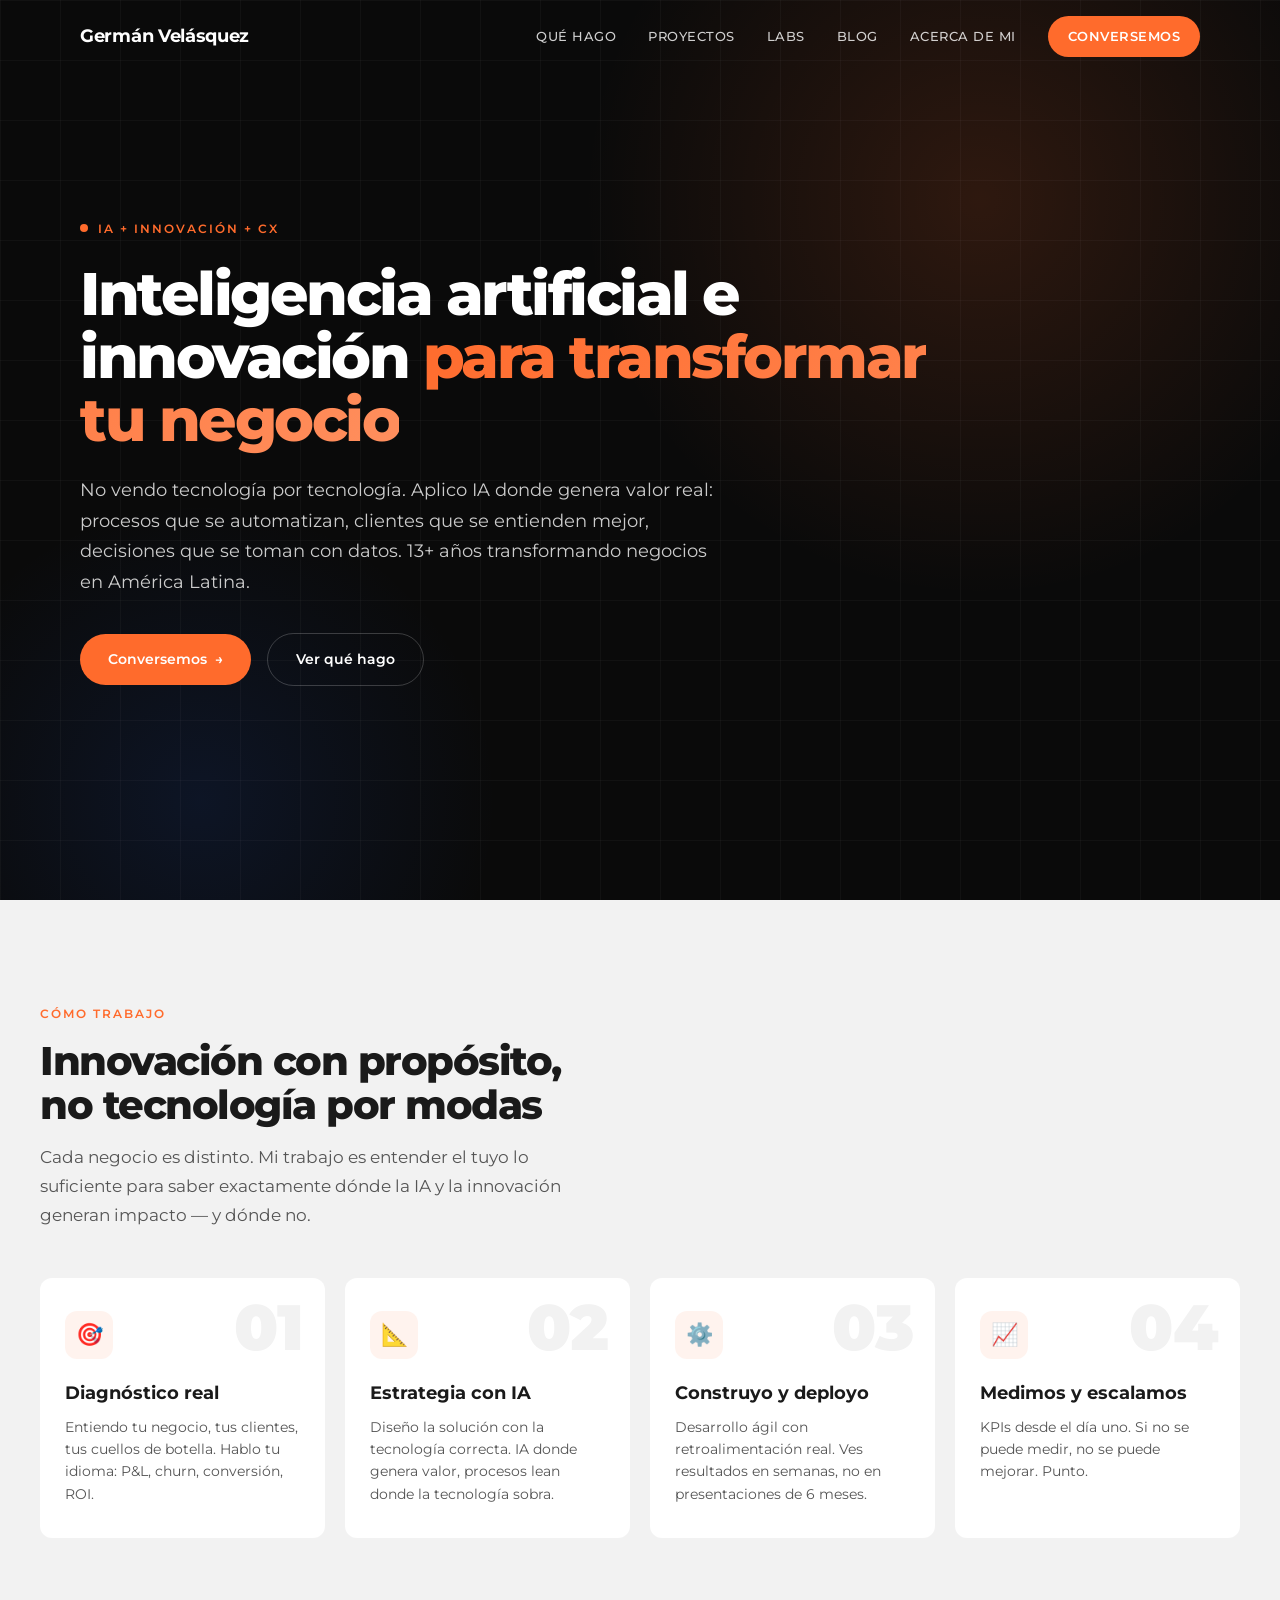
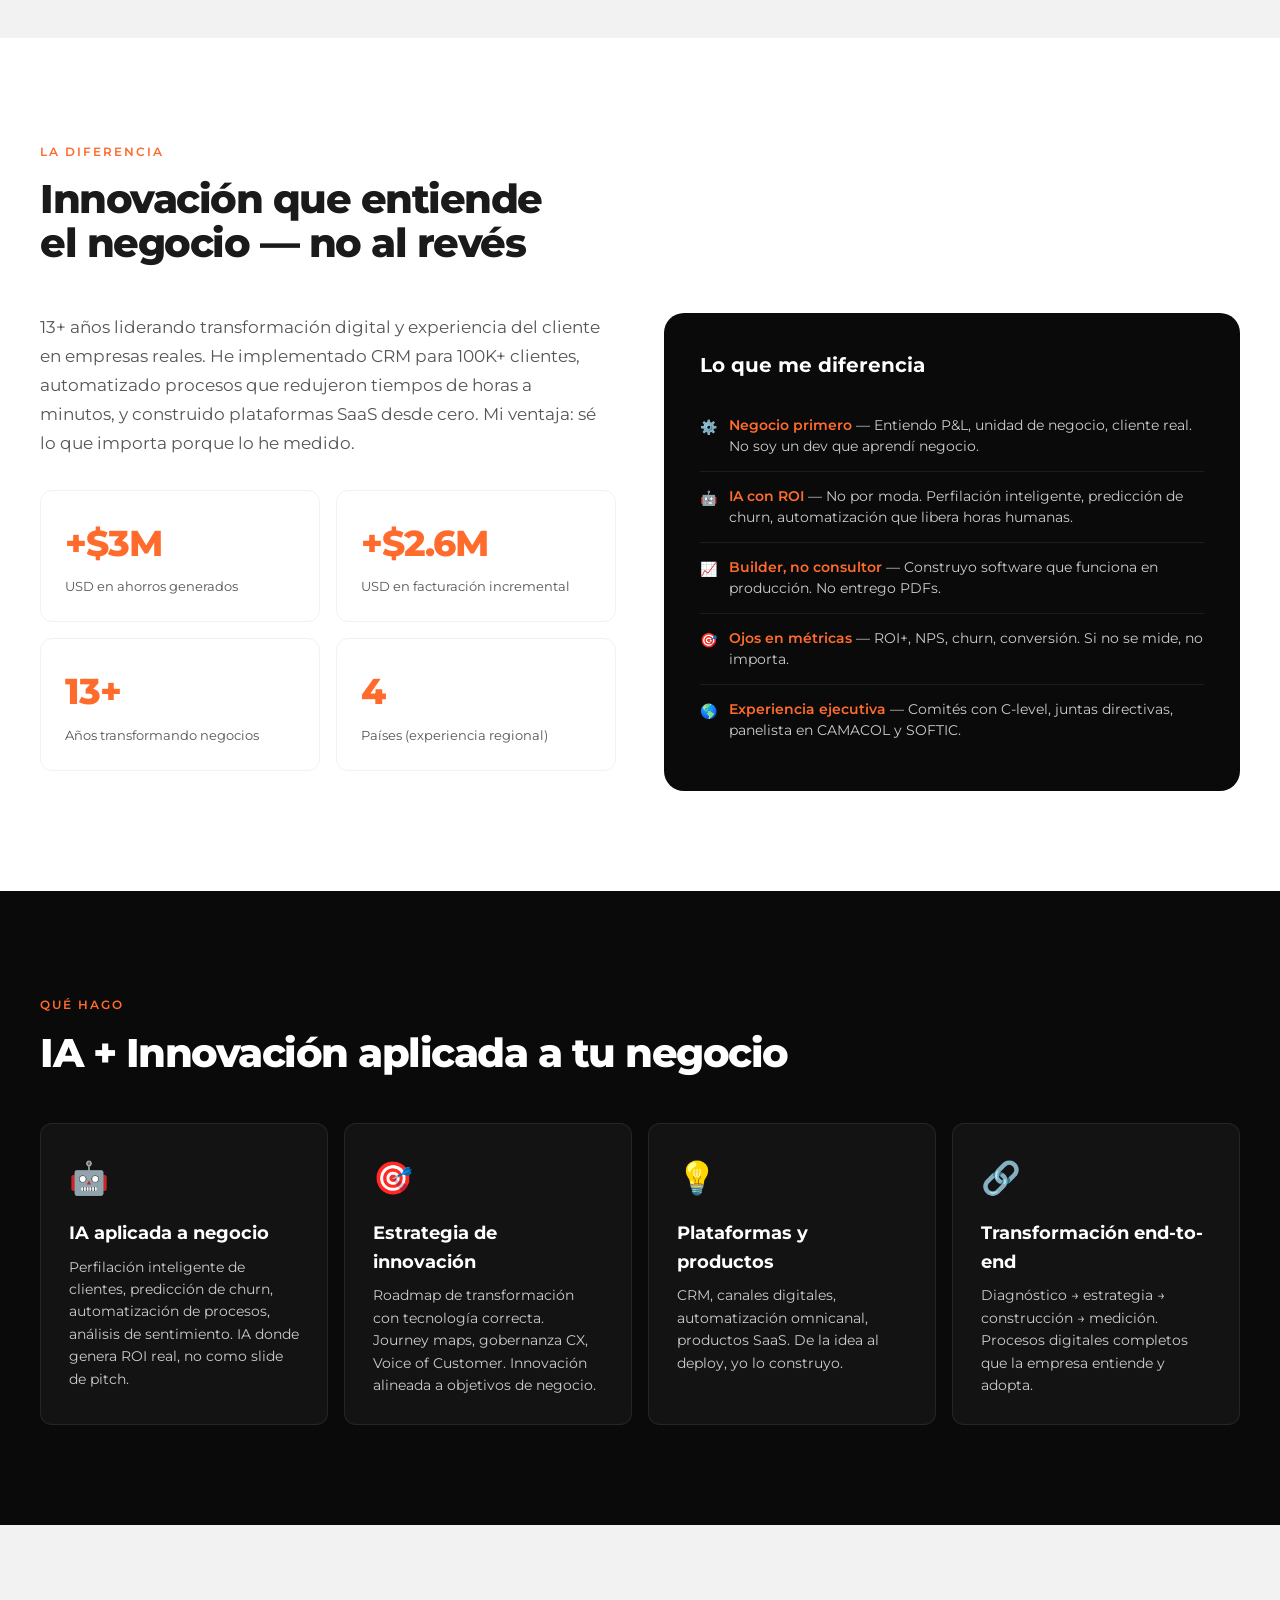
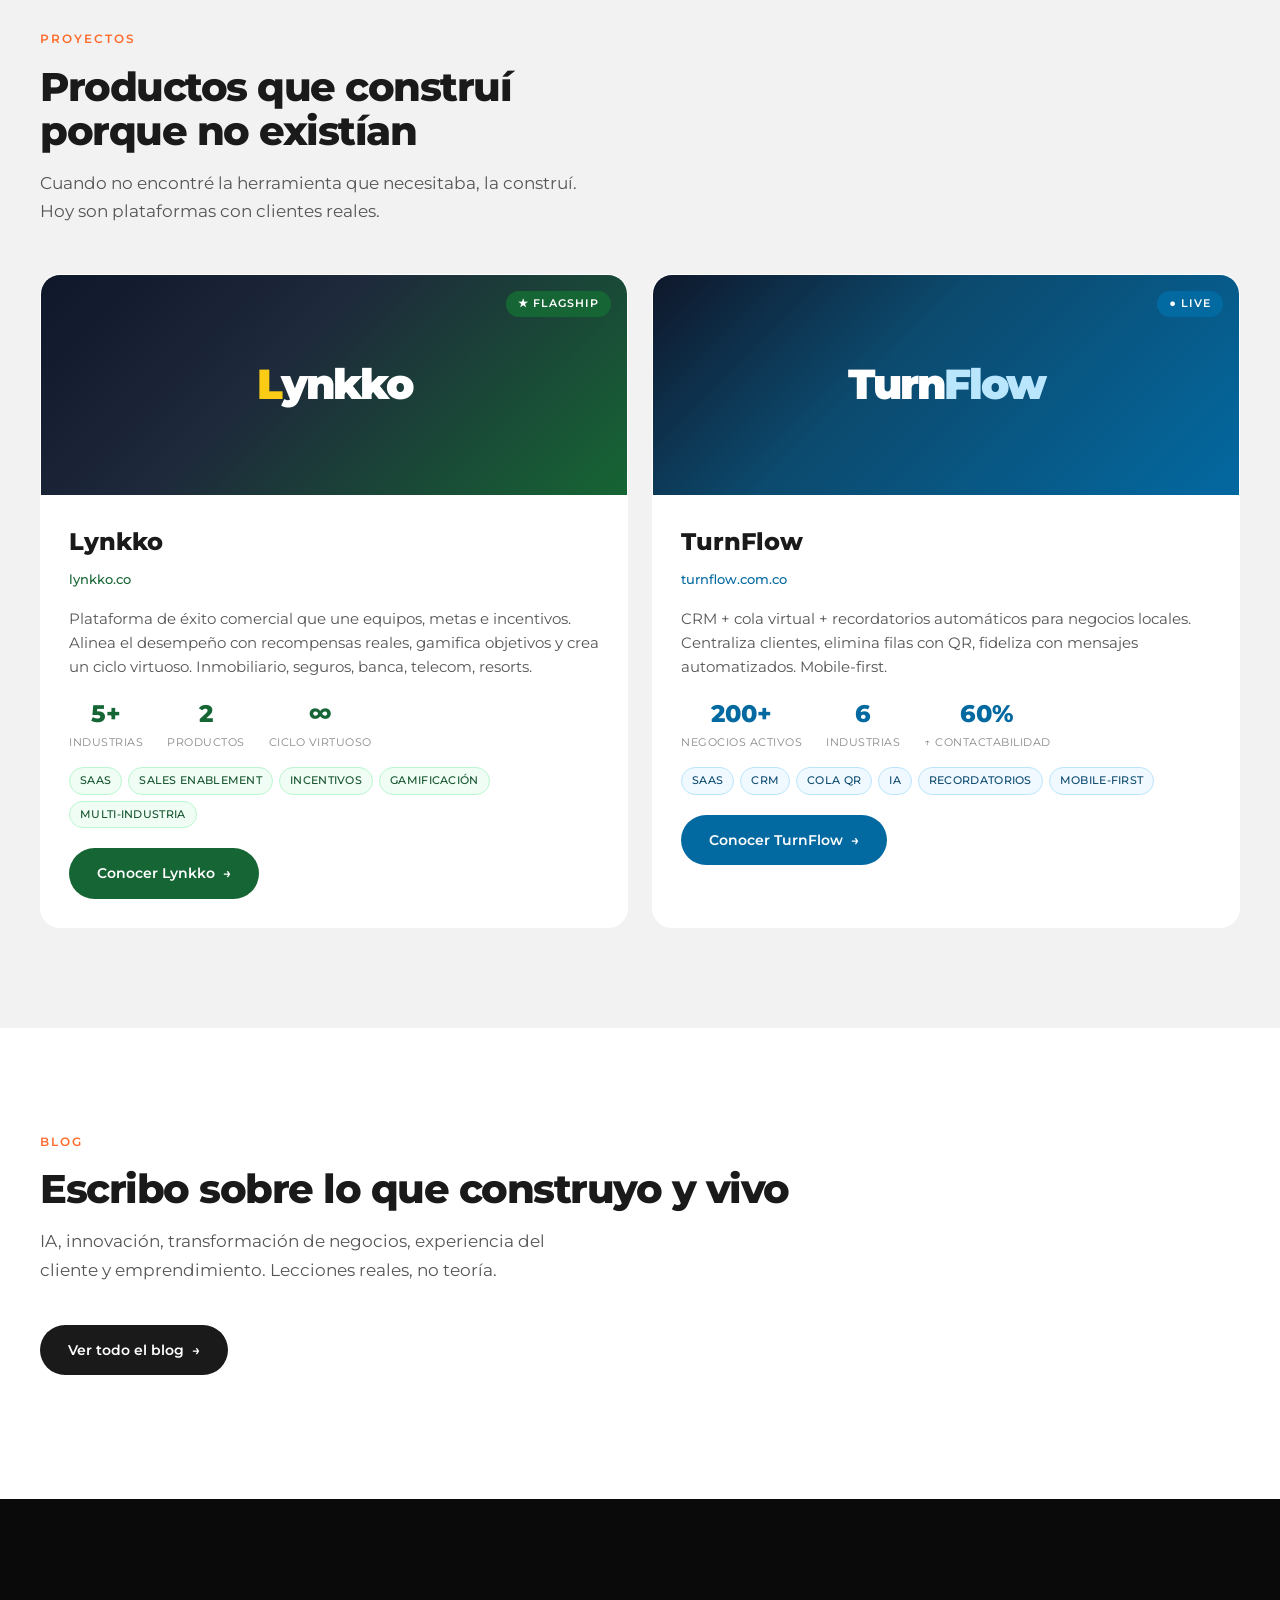
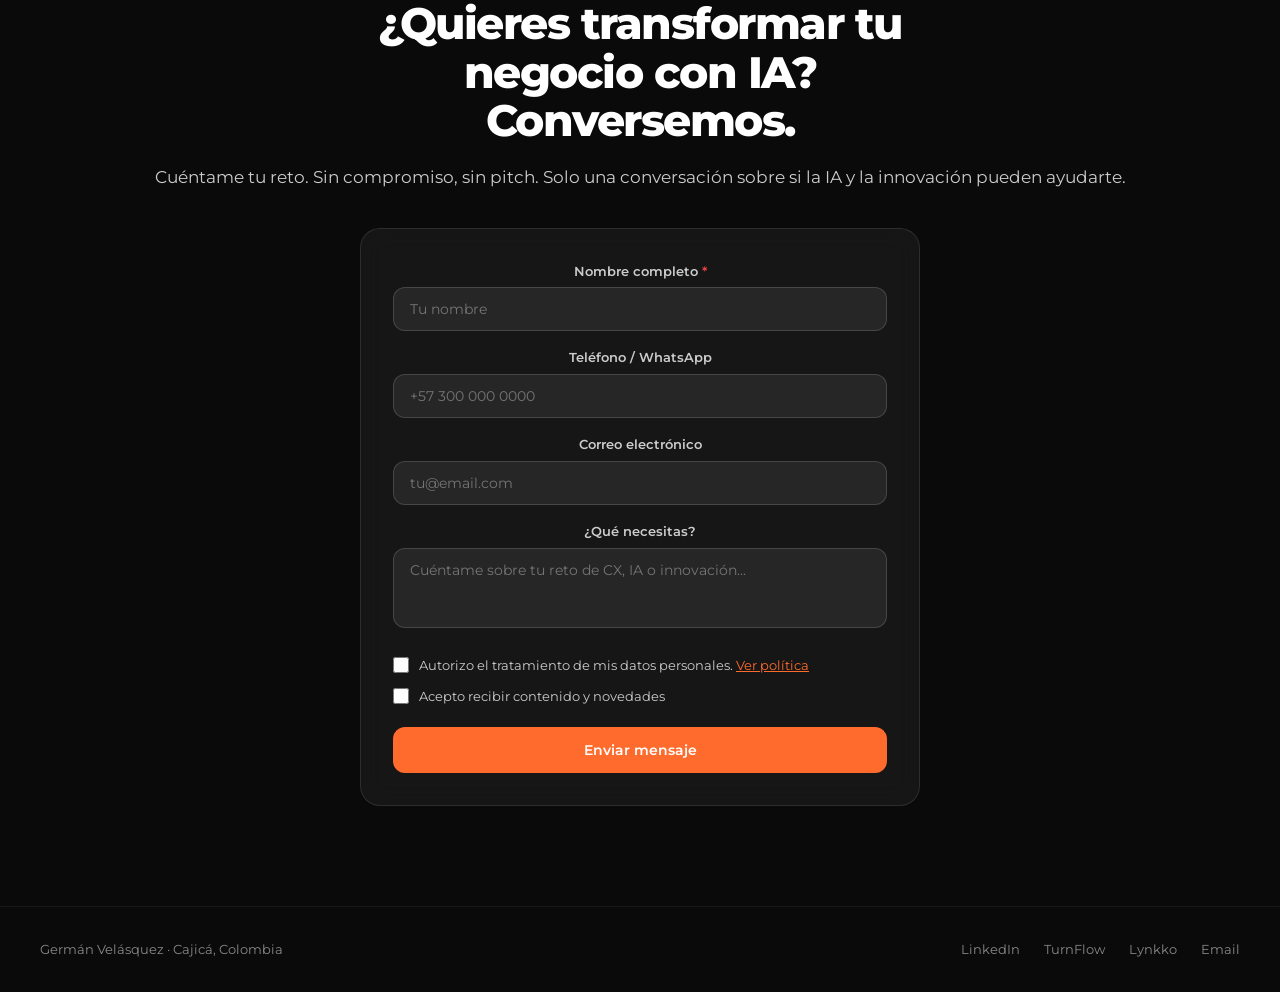
<file: index.html>
<!DOCTYPE html>
<html lang="es">
<head>
  <meta charset="UTF-8">
  <meta name="viewport" content="width=device-width, initial-scale=1.0">
  <title>Germán Velásquez — CX + IA</title>
  <meta name="description" content="Experiencia del cliente e inteligencia artificial, aplicadas a problemas reales de negocio">
  <meta property="og:title" content="Germán Velásquez — CX + IA">
  <meta property="og:description" content="Transformo la forma en que las empresas entienden, sirven y retienen a sus clientes">
  <meta property="og:type" content="website">
  <meta name="twitter:card" content="summary">
  <link rel="canonical" href="https://germanvelasquez.co/">
  <link href="https://fonts.googleapis.com/css2?family=Montserrat:wght@300;400;500;600;700;800;900&display=swap" rel="stylesheet">
  <link rel="stylesheet" href="css/nav.css">
  <style>
    :root{--orange:#FF6B2C;--orange-light:#FF8F5E;--orange-dark:#E85520;--orange-glow:rgba(255,107,44,0.15);--orange-glow2:rgba(255,107,44,0.08);--black:#0A0A0A;--dark:#1A1A1A;--gray-900:#2D2D2D;--gray-700:#555555;--gray-500:#888888;--gray-300:#CCCCCC;--gray-100:#F2F2F2;--white:#FFFFFF;--blue:#2563EB;--blue-light:#3B82F6;--blue-glow:rgba(37,99,235,0.12);--font:'Montserrat',sans-serif;--radius:12px;--radius-lg:20px;--transition:0.3s cubic-bezier(0.4,0,0.2,1)}
    *{margin:0;padding:0;box-sizing:border-box}html{scroll-behavior:smooth}
    body{font-family:var(--font);color:var(--dark);background:var(--white);line-height:1.6;-webkit-font-smoothing:antialiased;overflow-x:hidden}
    /* Nav handled by css/nav.css */
    .hero{min-height:100vh;display:flex;align-items:center;position:relative;overflow:hidden;background:var(--black)}
    .hero-bg{position:absolute;inset:0;z-index:1}
    .hero-bg .gradient1{position:absolute;width:800px;height:800px;background:radial-gradient(circle,var(--orange-glow) 0%,transparent 70%);top:-200px;right:-100px;animation:float 8s ease-in-out infinite}
    .hero-bg .gradient2{position:absolute;width:600px;height:600px;background:radial-gradient(circle,var(--blue-glow) 0%,transparent 70%);bottom:-200px;left:-100px;animation:float 10s ease-in-out infinite reverse}
    .hero-bg .grid{position:absolute;inset:0;background-image:linear-gradient(rgba(255,255,255,0.03) 1px,transparent 1px),linear-gradient(90deg,rgba(255,255,255,0.03) 1px,transparent 1px);background-size:60px 60px}
    @keyframes float{0%,100%{transform:translate(0,0)}50%{transform:translate(30px,-30px)}}
    .hero-content{position:relative;z-index:2;max-width:1200px;margin:0 auto;padding:0 40px;width:100%}
    .hero-text .label{display:inline-flex;align-items:center;gap:10px;font-size:12px;font-weight:600;text-transform:uppercase;letter-spacing:2px;color:var(--orange);margin-bottom:24px}
    .label-dot{width:8px;height:8px;background:var(--orange);border-radius:50%;animation:pulse 2s ease-in-out infinite}
    @keyframes pulse{0%,100%{opacity:1}50%{opacity:0.3}}
    .hero-text h1{font-size:60px;font-weight:800;line-height:1.05;letter-spacing:-2.5px;color:var(--white);margin-bottom:24px;max-width:900px}
    .hero-text h1 em{font-style:normal;background:linear-gradient(135deg,var(--orange),var(--orange-light));-webkit-background-clip:text;-webkit-text-fill-color:transparent}
    .hero-text p{font-size:18px;font-weight:400;color:var(--gray-300);line-height:1.7;margin-bottom:36px;max-width:640px}
    .hero-actions{display:flex;gap:16px;align-items:center;flex-wrap:wrap}
    .btn{display:inline-flex;align-items:center;gap:8px;font-family:var(--font);font-size:14px;font-weight:600;padding:14px 28px;border-radius:100px;text-decoration:none;transition:var(--transition);cursor:pointer;border:none}
    .btn-primary{color:var(--white);background:var(--orange)}.btn-primary:hover{background:var(--orange-dark);transform:translateY(-2px);box-shadow:0 8px 24px var(--orange-glow)}
    .btn-secondary{color:var(--white);background:transparent;border:1.5px solid rgba(255,255,255,0.2)}.btn-secondary:hover{border-color:var(--orange);color:var(--orange)}
    .btn .arrow{transition:transform 0.2s}.btn:hover .arrow{transform:translateX(3px)}
    section{padding:100px 40px}.container{max-width:1200px;margin:0 auto}
    .section-label{display:inline-flex;align-items:center;gap:8px;font-size:12px;font-weight:600;text-transform:uppercase;letter-spacing:2px;color:var(--orange);margin-bottom:16px}
    .section-title{font-size:40px;font-weight:800;letter-spacing:-1.5px;line-height:1.1;margin-bottom:16px}
    .section-desc{font-size:17px;color:var(--gray-700);line-height:1.7;max-width:560px}
    .how{background:var(--gray-100)}
    .steps-grid{display:grid;grid-template-columns:repeat(4,1fr);gap:20px;margin-top:48px}
    .step-card{background:var(--white);border-radius:var(--radius);padding:32px 24px;position:relative;overflow:hidden;transition:var(--transition);border:1px solid transparent}
    .step-card:hover{border-color:var(--orange);transform:translateY(-4px);box-shadow:0 12px 32px rgba(0,0,0,0.08)}
    .step-card::before{content:attr(data-step);position:absolute;top:16px;right:20px;font-size:64px;font-weight:900;color:var(--gray-100);line-height:1;z-index:0}
    .step-icon{width:48px;height:48px;background:var(--orange-glow2);border-radius:12px;display:flex;align-items:center;justify-content:center;font-size:22px;margin-bottom:20px;position:relative;z-index:1}
    .step-card h3{font-size:18px;font-weight:700;margin-bottom:8px;position:relative;z-index:1}
    .step-card p{font-size:14px;color:var(--gray-700);line-height:1.6;position:relative;z-index:1}
    .why-grid{display:grid;grid-template-columns:1fr 1fr;gap:48px;margin-top:48px;align-items:start}
    .stat-row{display:grid;grid-template-columns:repeat(2,1fr);gap:16px;margin-top:32px}
    .stat-card{background:var(--white);border:1px solid var(--gray-100);border-radius:var(--radius);padding:24px;transition:var(--transition)}.stat-card:hover{border-color:var(--orange)}
    .stat-value{font-size:36px;font-weight:800;letter-spacing:-1px;color:var(--orange)}.stat-label{font-size:13px;color:var(--gray-700);margin-top:4px}
    .diff-card{background:var(--black);border-radius:var(--radius-lg);padding:36px;color:var(--white)}.diff-card h3{font-size:20px;font-weight:700;margin-bottom:20px}
    .diff-item{padding:14px 0;border-bottom:1px solid rgba(255,255,255,0.08);display:flex;gap:12px;align-items:flex-start}.diff-item:last-child{border-bottom:none}
    .diff-icon{font-size:16px;flex-shrink:0;margin-top:2px}.diff-item strong{font-weight:600;color:var(--orange)}.diff-item span{font-size:14px;color:var(--gray-300);line-height:1.5}
    .build-section{background:var(--black);color:var(--white)}.build-grid{display:grid;grid-template-columns:repeat(4,1fr);gap:16px;margin-top:48px}
    .build-card{background:rgba(255,255,255,0.04);border:1px solid rgba(255,255,255,0.08);border-radius:var(--radius);padding:28px;transition:var(--transition)}
    .build-card:hover{background:rgba(255,255,255,0.08);border-color:var(--orange);transform:translateY(-4px)}
    .build-emoji{font-size:32px;margin-bottom:16px}.build-card h3{font-size:18px;font-weight:700;margin-bottom:8px}.build-card p{font-size:14px;color:var(--gray-300);line-height:1.6}
    .projects-section{background:var(--gray-100)}.project-showcase{display:grid;grid-template-columns:1fr 1fr;gap:24px;margin-top:48px}
    .project-card{background:var(--white);border-radius:var(--radius-lg);overflow:hidden;transition:var(--transition);border:1px solid transparent}
    .project-card:hover{transform:translateY(-6px);box-shadow:0 20px 48px rgba(0,0,0,0.1)}
    .project-card-lynkko:hover{border-color:#166534}.project-card-turnflow:hover{border-color:#0369a1}
    .project-hero{height:220px;position:relative;overflow:hidden}
    .project-hero-lynkko{background:linear-gradient(135deg,#0f172a 0%,#1e293b 40%,#166534 100%)}
    .project-hero-turnflow{background:linear-gradient(135deg,#0f172a 0%,#0c4a6e 40%,#0369a1 100%)}
    .project-logo{position:absolute;top:50%;left:50%;transform:translate(-50%,-50%);font-size:42px;font-weight:900;color:var(--white);letter-spacing:-2px}
    .project-logo .accent-lynkko{color:#facc15}.project-logo .accent-turnflow{color:#bae6fd}
    .project-badge{position:absolute;top:16px;right:16px;font-size:11px;font-weight:600;text-transform:uppercase;letter-spacing:1px;padding:4px 12px;border-radius:100px}
    .badge-flagship{background:#166534;color:var(--white)}.badge-live{background:#0369a1;color:var(--white)}
    .project-body{padding:28px}.project-body h3{font-size:24px;font-weight:800;margin-bottom:4px}
    .project-url{font-size:13px;text-decoration:none;font-weight:500}.project-url-lynkko{color:#166534}.project-url-turnflow{color:#0369a1}
    .project-body>p{font-size:15px;color:var(--gray-700);line-height:1.6;margin:16px 0}
    .project-stats{display:flex;gap:24px;margin-bottom:16px}.project-stat{text-align:center}
    .project-stat-val-lynkko{font-size:24px;font-weight:800;color:#166534}.project-stat-val-turnflow{font-size:24px;font-weight:800;color:#0369a1}
    .project-stat-lbl{font-size:11px;color:var(--gray-500);text-transform:uppercase;letter-spacing:0.5px}
    .project-tags{display:flex;flex-wrap:wrap;gap:6px}
    .project-tag{font-size:11px;font-weight:500;padding:4px 10px;border-radius:100px;text-transform:uppercase;letter-spacing:0.3px}
    .project-tag-lynkko{color:#14532d;background:#f0fdf4;border:1px solid #bbf7d0}.project-tag-turnflow{color:#0c4a6e;background:#f0f9ff;border:1px solid #bae6fd}
    .project-cta{margin-top:20px;display:flex;gap:12px}
    .btn-lynkko,.btn-turnflow{display:inline-flex;align-items:center;gap:8px;font-family:var(--font);font-size:14px;font-weight:600;padding:14px 28px;border-radius:100px;text-decoration:none;transition:var(--transition);border:none;cursor:pointer}
    .btn-lynkko{color:var(--white);background:#166534}.btn-lynkko:hover{background:#14532d;transform:translateY(-2px)}
    .btn-turnflow{color:var(--white);background:#0369a1}.btn-turnflow:hover{background:#075985;transform:translateY(-2px)}
    .btn-lynkko .arrow,.btn-turnflow .arrow{transition:transform 0.2s}.btn-lynkko:hover .arrow,.btn-turnflow:hover .arrow{transform:translateX(3px)}
    /* Blog */
    .blog-section{background:var(--white)}
    .blog-filters{display:flex;gap:12px;flex-wrap:wrap;align-items:center;margin-top:40px;margin-bottom:24px}
    .blog-search{flex:1;min-width:200px;padding:12px 16px;border:1px solid var(--gray-100);border-radius:100px;font-family:var(--font);font-size:14px;outline:none;transition:var(--transition)}
    .blog-search:focus{border-color:var(--orange);box-shadow:0 0 0 3px var(--orange-glow)}
    .blog-filter-btn{font-size:12px;font-weight:600;padding:8px 16px;border-radius:100px;border:1px solid var(--gray-100);background:var(--white);color:var(--gray-700);cursor:pointer;transition:var(--transition);text-transform:uppercase;letter-spacing:0.5px}
    .blog-filter-btn:hover,.blog-filter-btn.active{border-color:var(--orange);color:var(--orange);background:var(--orange-glow2)}
    .blog-grid{display:grid;grid-template-columns:repeat(3,1fr);gap:20px}
    .blog-card{background:var(--white);border:1px solid var(--gray-100);border-radius:var(--radius);padding:28px;transition:var(--transition);display:flex;flex-direction:column;cursor:pointer}
    .blog-card:hover{border-color:var(--orange);transform:translateY(-4px);box-shadow:0 12px 32px rgba(0,0,0,0.06)}
    .blog-date{font-size:12px;color:var(--gray-500);margin-bottom:8px;font-weight:500}
    .blog-card h3{font-size:18px;font-weight:700;margin-bottom:10px;line-height:1.3}
    .blog-card p{font-size:14px;color:var(--gray-700);line-height:1.6;flex:1}
    .blog-tags{display:flex;flex-wrap:wrap;gap:6px;margin-top:16px}
    .blog-tag{font-size:10px;font-weight:600;color:var(--orange);background:var(--orange-glow2);padding:3px 10px;border-radius:100px;text-transform:uppercase;letter-spacing:0.5px}
    .blog-category{font-size:10px;font-weight:600;color:var(--white);background:var(--orange);padding:3px 10px;border-radius:100px;text-transform:uppercase;letter-spacing:0.5px}
    .blog-read{font-size:12px;color:var(--gray-500);margin-top:12px;font-weight:500}
    .blog-share{margin-top:12px;display:flex;gap:8px}
    .blog-share-btn{width:28px;height:28px;border-radius:50%;border:1px solid var(--gray-100);background:var(--white);display:flex;align-items:center;justify-content:center;cursor:pointer;font-size:12px;transition:var(--transition)}
    .blog-share-btn:hover{border-color:var(--orange);color:var(--orange)}
    .blog-more{margin-top:36px;text-align:center}
    .cta-section{background:var(--black);color:var(--white);text-align:center}
    .cta-section h2{font-size:44px;font-weight:800;letter-spacing:-1.5px;line-height:1.1;max-width:700px;margin:0 auto 20px}
    .cta-section p{font-size:17px;color:var(--gray-300);margin-bottom:36px}
    footer{background:var(--black);border-top:1px solid rgba(255,255,255,0.06);padding:32px 40px}
    .footer-inner{max-width:1200px;margin:0 auto;display:flex;justify-content:space-between;align-items:center;font-size:13px;color:var(--gray-500)}
    .footer-links{display:flex;gap:24px}.footer-links a{color:var(--gray-500);text-decoration:none;transition:var(--transition)}.footer-links a:hover{color:var(--orange)}
    .reveal{opacity:0;transform:translateY(30px);transition:opacity 0.7s ease,transform 0.7s ease}.reveal.visible{opacity:1;transform:translateY(0)}
    @media(max-width:1024px){.hero-content{max-width:100%}.steps-grid{grid-template-columns:repeat(2,1fr)}.build-grid{grid-template-columns:repeat(2,1fr)}.why-grid{grid-template-columns:1fr}.project-showcase{grid-template-columns:1fr}.blog-grid{grid-template-columns:repeat(2,1fr)}}
    @media(max-width:768px){.hero-text h1{font-size:36px;letter-spacing:-1.5px}.hero{min-height:auto;padding:120px 20px 60px}section{padding:60px 20px}.nav-links{display:none}.hamburger{display:flex}.steps-grid{grid-template-columns:1fr}.build-grid{grid-template-columns:1fr}.stat-row{grid-template-columns:1fr}.section-title{font-size:28px}.cta-section h2{font-size:28px}.nav-inner{padding:16px 20px}.blog-grid{grid-template-columns:1fr}.blog-filters{flex-direction:column}}
  </style>
  <link rel="stylesheet" href="css/nav.css">
  <style>
    @media(max-width:1024px){
      nav .nav-links{display:none !important}
      nav .hamburger{display:flex !important}
      nav .nav-inner{padding:16px 20px}
      .mobile-menu #mobile-nav-links{display:block;width:100%;text-align:center}
      .mobile-menu a{display:block;width:100%;padding:12px 0}
    }
  </style>
</head>
<body>
  <nav class="nav-dark" id="nav"><div class="nav-inner">
    <a href="/" class="nav-logo" id="nav-logo"></a>
    <div class="nav-links" id="nav-links"></div>
    <button class="hamburger" onclick="toggleMobile()" aria-label="Menu"><span></span><span></span><span></span></button>
  </div></nav>
  <div class="mobile-menu" id="mobileMenu"><button class="mobile-close" onclick="toggleMobile()">x</button><div id="mobile-nav-links"></div></div>

  <section class="hero" id="hero">
    <div class="hero-bg"><div class="gradient1"></div><div class="gradient2"></div><div class="grid"></div></div>
    <div class="hero-content"><div class="hero-text">
      <div class="label" id="hero-label-wrap"><span class="label-dot"></span> <span id="hero-label"></span></div>
      <h1><span id="hero-t1"></span> <em id="hero-t2"></em></h1>
      <p id="hero-desc"></p>
      <div class="hero-actions">
        <a href="mailto:gvelasquez85@gmail.com" class="btn btn-primary"><span id="hero-cta1"></span> <span class="arrow">&#x2192;</span></a>
        <a href="#como" class="btn btn-secondary" id="hero-cta2"></a>
      </div>
    </div></div>
  </section>

  <section class="how" id="como"><div class="container reveal">
    <div class="section-label" id="how-label"></div>
    <h2 class="section-title"><span id="how-t1"></span><br><span id="how-t2"></span></h2>
    <p class="section-desc" id="how-desc"></p>
    <div class="steps-grid" id="steps-grid"></div>
  </div></section>

  <section id="porque"><div class="container reveal">
    <div class="section-label" id="why-label"></div>
    <h2 class="section-title"><span id="why-t1"></span><br><span id="why-t2"></span></h2>
    <div class="why-grid">
      <div><p class="section-desc" id="why-desc"></p><div class="stat-row" id="stat-row"></div></div>
      <div class="diff-card"><h3>Lo que me diferencia</h3><div id="diff-list"></div></div>
    </div>
  </div></section>

  <section class="build-section" id="construyo"><div class="container reveal">
    <div class="section-label" id="build-label"></div>
    <h2 class="section-title" style="color:var(--white)" id="build-title"></h2>
    <div class="build-grid" id="build-grid"></div>
  </div></section>

  <section class="projects-section" id="proyectos"><div class="container reveal">
    <div class="section-label" id="proj-label"></div>
    <h2 class="section-title"><span id="proj-t1"></span><br><span id="proj-t2"></span></h2>
    <p class="section-desc" id="proj-desc"></p>
    <div class="project-showcase" id="project-showcase"></div>
  </div></section>

  <section class="blog-section" id="blog"><div class="container reveal">
    <div class="section-label" id="blog-label"></div>
    <h2 class="section-title" id="blog-title"></h2>
    <p class="section-desc" id="blog-desc"></p>
    <div class="blog-filters" id="blog-filters"></div>
    <div class="blog-grid" id="blog-grid"></div>
  </div></section>

  <section class="cta-section" id="contacto"><div class="container reveal">
    <h2><span id="cta-t1"></span><br><span id="cta-t2"></span></h2>
    <p id="cta-desc"></p>
    <div style="max-width:560px;margin:0 auto">
      <form id="contact-form" style="background:rgba(255,255,255,0.05);border:1px solid rgba(255,255,255,0.1);border-radius:20px;padding:32px;backdrop-filter:blur(12px)">
        <div style="margin-bottom:16px">
          <label style="display:block;font-size:13px;font-weight:600;color:var(--gray-300);margin-bottom:6px">Nombre completo <span style="color:#ef4444">*</span></label>
          <input type="text" name="full_name" required placeholder="Tu nombre" style="width:100%;padding:12px 16px;border-radius:12px;border:1px solid rgba(255,255,255,0.15);background:rgba(255,255,255,0.07);color:#fff;font-family:Montserrat,sans-serif;font-size:14px;outline:none;transition:border-color 0.2s" onfocus="this.style.borderColor='var(--orange)'" onblur="this.style.borderColor='rgba(255,255,255,0.15)'">
        </div>
        <div style="margin-bottom:16px">
          <label style="display:block;font-size:13px;font-weight:600;color:var(--gray-300);margin-bottom:6px">Teléfono / WhatsApp</label>
          <input type="tel" name="phone" placeholder="+57 300 000 0000" style="width:100%;padding:12px 16px;border-radius:12px;border:1px solid rgba(255,255,255,0.15);background:rgba(255,255,255,0.07);color:#fff;font-family:Montserrat,sans-serif;font-size:14px;outline:none;transition:border-color 0.2s" onfocus="this.style.borderColor='var(--orange)'" onblur="this.style.borderColor='rgba(255,255,255,0.15)'">
        </div>
        <div style="margin-bottom:16px">
          <label style="display:block;font-size:13px;font-weight:600;color:var(--gray-300);margin-bottom:6px">Correo electrónico</label>
          <input type="email" name="email" placeholder="tu@email.com" style="width:100%;padding:12px 16px;border-radius:12px;border:1px solid rgba(255,255,255,0.15);background:rgba(255,255,255,0.07);color:#fff;font-family:Montserrat,sans-serif;font-size:14px;outline:none;transition:border-color 0.2s" onfocus="this.style.borderColor='var(--orange)'" onblur="this.style.borderColor='rgba(255,255,255,0.15)'">
        </div>
        <div style="margin-bottom:20px">
          <label style="display:block;font-size:13px;font-weight:600;color:var(--gray-300);margin-bottom:6px">¿Qué necesitas?</label>
          <textarea name="message" rows="3" placeholder="Cuéntame sobre tu reto de CX, IA o innovación..." style="width:100%;padding:12px 16px;border-radius:12px;border:1px solid rgba(255,255,255,0.15);background:rgba(255,255,255,0.07);color:#fff;font-family:Montserrat,sans-serif;font-size:14px;outline:none;resize:none;transition:border-color 0.2s" onfocus="this.style.borderColor='var(--orange)'" onblur="this.style.borderColor='rgba(255,255,255,0.15)'"></textarea>
        </div>
        <div style="margin-bottom:20px;display:flex;flex-direction:column;gap:10px">
          <label style="display:flex;align-items:flex-start;gap:10px;font-size:13px;color:var(--gray-300);cursor:pointer">
            <input type="checkbox" name="consent_data" required style="margin-top:2px;width:16px;height:16px;accent-color:var(--orange)">
            <span>Autorizo el tratamiento de mis datos personales. <a href="#" style="color:var(--orange);text-decoration:underline">Ver política</a></span>
          </label>
          <label style="display:flex;align-items:flex-start;gap:10px;font-size:13px;color:var(--gray-300);cursor:pointer">
            <input type="checkbox" name="consent_marketing" style="margin-top:2px;width:16px;height:16px;accent-color:var(--orange)">
            <span>Acepto recibir contenido y novedades</span>
          </label>
        </div>
        <button type="submit" id="contact-submit" style="width:100%;padding:14px;background:var(--orange);color:#fff;font-family:Montserrat,sans-serif;font-size:14px;font-weight:600;border:none;border-radius:12px;cursor:pointer;transition:background 0.2s">Enviar mensaje</button>
        <div id="contact-feedback" style="margin-top:16px;text-align:center;font-size:14px;display:none"></div>
      </form>
    </div>
  </div></section>

  <footer><div class="footer-inner">
    <span>Germ&#x00e1;n Vel&#x00e1;squez &#x00b7; Cajic&#x00e1;, Colombia</span>
    <div class="footer-links">
      <a href="https://www.linkedin.com/in/germanvelasquezco" target="_blank">LinkedIn</a>
      <a href="https://turnflow.com.co" target="_blank">TurnFlow</a>
      <a href="https://lynkko.co" target="_blank">Lynkko</a>
      <a href="mailto:gvelasquez85@gmail.com">Email</a>
    </div>
  </div></footer>

  <script>
    function toggleMobile(){document.getElementById('mobileMenu').classList.toggle('open')}
    window.addEventListener('scroll',function(){
      var n=document.getElementById('nav');
      if(window.scrollY>80){n.classList.remove('nav-dark');n.classList.add('nav-scrolled')}
      else{n.classList.remove('nav-scrolled');n.classList.add('nav-dark')}
    });
    const obs=new IntersectionObserver(e=>{e.forEach(x=>{if(x.isIntersecting)x.target.classList.add('visible')})},{threshold:0.1});
    document.querySelectorAll('.reveal').forEach(el=>obs.observe(el));

    fetch('content.json').then(r=>r.json()).then(c=>{
      // Load config separately
      fetch('config.json').then(r=>r.json()).then(cfg=>{
        // Inject GTM if configured
        if(cfg.gtm_id){const gtm=document.createElement('script');gtm.innerHTML=`(function(w,d,s,l,i){w[l]=w[l]||[];w[l].push({'gtm.start':new Date().getTime(),event:'gtm.js'});var f=d.getElementsByTagName(s)[0],j=d.createElement(s),dl=l!='dataLayer'?'&l='+l:'';j.async=true;j.src='https://www.googletagmanager.com/gtm.js?id='+i+dl;f.parentNode.insertBefore(j,f);})(window,document,'script','dataLayer','${cfg.gtm_id}');`;document.head.appendChild(gtm)}
        // Inject analytics if configured
        if(cfg.analytics_id){const ga=document.createElement('script');ga.async=true;ga.src=`https://www.googletagmanager.com/gtag/js?id=${cfg.analytics_id}`;document.head.appendChild(ga);const g2=document.createElement('script');g2.innerHTML=`window.dataLayer=window.dataLayer||[];function gtag(){dataLayer.push(arguments)}gtag('js',new Date());gtag('config','${cfg.analytics_id}');`;document.head.appendChild(g2)}
        if(cfg.site_description){document.querySelector('meta[name="description"]').content=cfg.site_description}
        if(cfg.site_url){document.querySelector('link[rel="canonical"]').href=cfg.site_url}
      }).catch(()=>{});

      const t=id=>document.getElementById(id);
      const s=(id,txt)=>{const e=t(id);if(e)e.textContent=txt};
      s('nav-logo',c.site.logo);
      // Build nav links inline (not using shared nav.js)
      var navEl=document.getElementById('nav-links');
      var mobEl=document.getElementById('mobile-nav-links');
      var navCta=['conversemos'];
      (c.nav&&c.nav.items||[]).forEach(function(item){
        var label=item.label||item;
        var href=item.url||'#';
        var url=href.startsWith('#')?'/'+href:href.startsWith('http')||href.startsWith('mailto:')?href:'/'+href;
        var isCta=navCta.indexOf(label.toLowerCase())>=0;
        var d=isCta?'<a href="'+url+'" class="nav-cta">'+label+'</a>':'<a href="'+url+'">'+label+'</a>';
        var m=isCta?'<a href="'+url+'" class="nav-cta" style="display:inline-block;margin-top:12px" onclick="toggleMobile()">'+label+'</a>':'<a href="'+url+'" onclick="toggleMobile()">'+label+'</a>';
        navEl.innerHTML+=d;
        if(mobEl)mobEl.innerHTML+=m;
      });
      s('hero-label',c.hero.label);s('hero-t1',c.hero.title_1);s('hero-t2',c.hero.title_2);s('hero-desc',c.hero.desc);s('hero-cta1',c.hero.cta_1);s('hero-cta2',c.hero.cta_2);
      s('how-label',c.how.label);s('how-t1',c.how.title_1);s('how-t2',c.how.title_2);s('how-desc',c.how.desc);
      const sg=t('steps-grid');
      c.how.steps.forEach((st,i)=>{sg.innerHTML+=`<div class="step-card" data-step="0${i+1}"><div class="step-icon">${st.icon}</div><h3>${st.title}</h3><p>${st.desc}</p></div>`});
      s('why-label',c.why.label);s('why-t1',c.why.title_1);s('why-t2',c.why.title_2);s('why-desc',c.why.desc);
      const sr=t('stat-row');c.why.stats.forEach(st=>{sr.innerHTML+=`<div class="stat-card"><div class="stat-value">${st.value}</div><div class="stat-label">${st.label}</div></div>`});
      const dl=t('diff-list');c.why.diffs.forEach(d=>{dl.innerHTML+=`<div class="diff-item"><span class="diff-icon">${d.icon}</span><span><strong>${d.bold}</strong>${d.text}</span></div>`});
      s('build-label',c.build.label);s('build-title',c.build.title);
      const bg=t('build-grid');c.build.items.forEach(b=>{bg.innerHTML+=`<div class="build-card"><div class="build-emoji">${b.emoji}</div><h3>${b.title}</h3><p>${b.desc}</p></div>`});
      s('proj-label',c.projects.label);s('proj-t1',c.projects.title_1);s('proj-t2',c.projects.title_2);s('proj-desc',c.projects.desc);
      const ps=t('project-showcase');
      const lk=c.projects.lynkko;
      ps.innerHTML+=`<div class="project-card project-card-lynkko"><div class="project-hero project-hero-lynkko"><div class="project-logo"><span class="accent-lynkko">L</span>ynkko</div><span class="project-badge badge-flagship">${lk.badge}</span></div><div class="project-body"><h3>Lynkko</h3><a href="https://lynkko.co" target="_blank" class="project-url project-url-lynkko">lynkko.co</a><p>${lk.desc}</p><div class="project-stats">${lk.stats.map(x=>`<div class="project-stat"><div class="project-stat-val-lynkko">${x.value}</div><div class="project-stat-lbl">${x.label}</div></div>`).join('')}</div><div class="project-tags">${lk.tags.map(x=>`<span class="project-tag project-tag-lynkko">${x}</span>`).join('')}</div><div class="project-cta"><a href="https://lynkko.co" target="_blank" class="btn-lynkko">Conocer Lynkko <span class="arrow">&#x2192;</span></a></div></div></div>`;
      const tf=c.projects.turnflow;
      ps.innerHTML+=`<div class="project-card project-card-turnflow"><div class="project-hero project-hero-turnflow"><div class="project-logo">Turn<span class="accent-turnflow">Flow</span></div><span class="project-badge badge-live">${tf.badge}</span></div><div class="project-body"><h3>TurnFlow</h3><a href="https://turnflow.com.co" target="_blank" class="project-url project-url-turnflow">turnflow.com.co</a><p>${tf.desc}</p><div class="project-stats">${tf.stats.map(x=>`<div class="project-stat"><div class="project-stat-val-turnflow">${x.value}</div><div class="project-stat-lbl">${x.label}</div></div>`).join('')}</div><div class="project-tags">${tf.tags.map(x=>`<span class="project-tag project-tag-turnflow">${x}</span>`).join('')}</div><div class="project-cta"><a href="https://turnflow.com.co" target="_blank" class="btn-turnflow">Conocer TurnFlow <span class="arrow">&#x2192;</span></a></div></div></div>`;
      // Blog
      s('blog-label',c.blog.label);s('blog-title',c.blog.title_1);s('blog-desc',c.blog.desc);
      const allPosts=c.blog.posts||[];
      const posts=allPosts.slice(0,3);
      // Also load full blog content from blog/content.json for search
      let fullPosts=[];
      fetch('blog/content.json').then(r=>r.json()).then(bc=>{fullPosts=bc.posts||[]}).catch(()=>{});
      // Extract unique categories for the link
      const blogUrl='blog.html';
      // Render blog posts - simple cards, no filters
      const bG=t('blog-grid');bG.innerHTML='';
      posts.forEach(p=>{
        const url=`blog/post.html?id=${p.id}`;
        bG.innerHTML+=`<div class="blog-card" onclick="location.href='${url}'"><div class="blog-date">${p.date}</div><span class="blog-category">${p.category}</span><h3>${p.title}</h3><p>${p.excerpt}</p><div class="blog-tags">${(p.tags||[]).map(tg=>`<span class="blog-tag">${tg}</span>`).join('')}</div><div class="blog-read">${p.read_time} de lectura</div></div>`;
      });
      // Replace filter area with link to full blog
      const bf=t('blog-filters');
      bf.innerHTML=`<a href="${blogUrl}" class="btn btn-primary" style="background:var(--dark)">Ver todo el blog <span class="arrow">&#x2192;</span></a>`;
      // CTA
      s('cta-t1',c.cta.title_1);s('cta-t2',c.cta.title_2);s('cta-desc',c.cta.desc);s('cta-btn',c.cta.cta_text);
    });
    // Contact form submit
    (function(){
      var cform=document.getElementById('contact-form');
      if(!cform)return;
      cform.addEventListener('submit',function(e){
        e.preventDefault();
        var fb=document.getElementById('contact-feedback');
        var btn=document.getElementById('contact-submit');
        var data={
          name:cform.querySelector('[name=full_name]').value,
          email:cform.querySelector('[name=email]').value,
          phone:cform.querySelector('[name=phone]').value,
          message:cform.querySelector('[name=message]').value,
          source:'web_contact_form'
        };
        if(!data.name){fb.style.display='block';fb.style.color='#fbbf24';fb.textContent='Tu nombre es obligatorio';return}
        btn.disabled=true;btn.textContent='Enviando...';
        fetch('/api/webhook.php',{method:'POST',headers:{'Content-Type':'application/json'},body:JSON.stringify(data)})
          .then(function(r){return r.json()})
          .then(function(res){
            if(res.ok){fb.style.display='block';fb.style.color='#22c55e';fb.textContent='¡Mensaje enviado! Te contacto pronto.';cform.reset()}
            else{fb.style.display='block';fb.style.color='#f87171';fb.textContent='Error: '+(res.error||'intentá de nuevo')}
          })
          .catch(function(){fb.style.display='block';fb.style.color='#f87171';fb.textContent='Error de conexión. Intentalo de nuevo.'})
          .finally(function(){btn.disabled=false;btn.textContent='Enviar mensaje'});
      });
    })();
  </script>
</body>
</html>
</file>
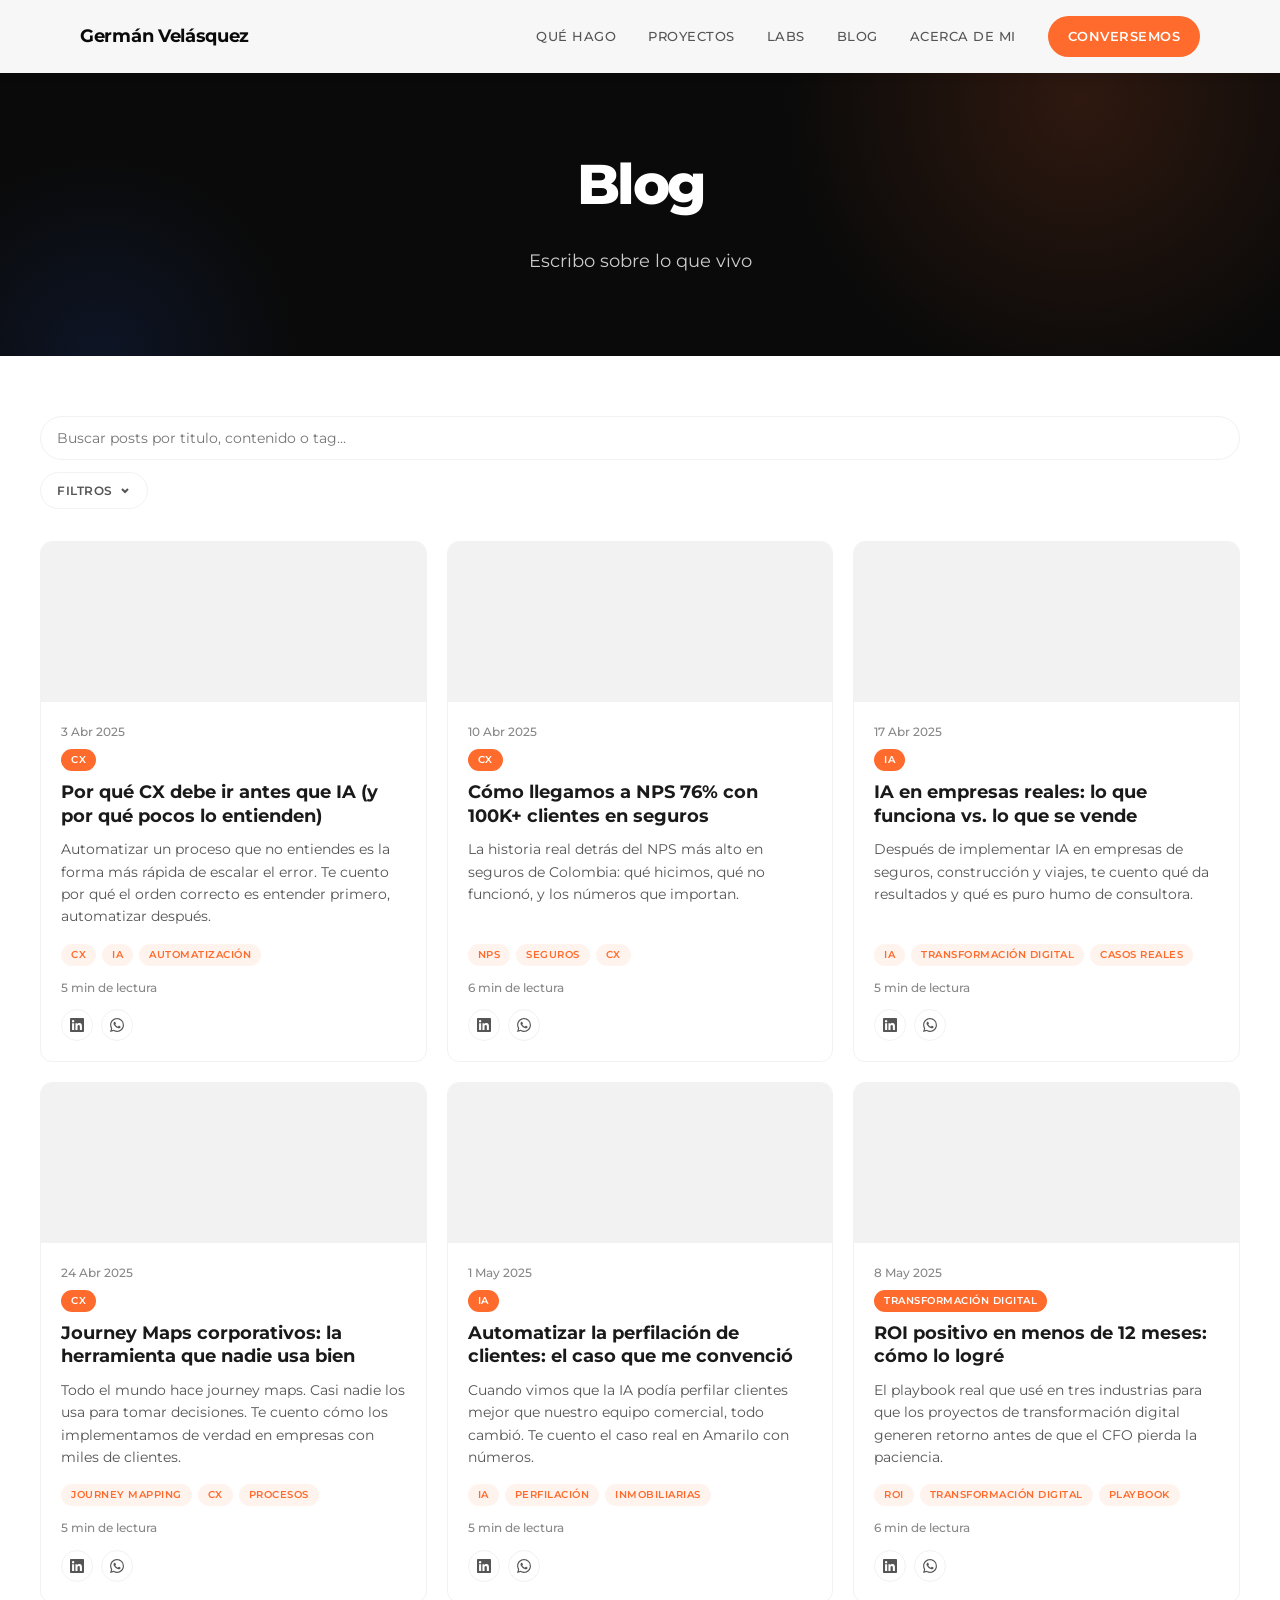
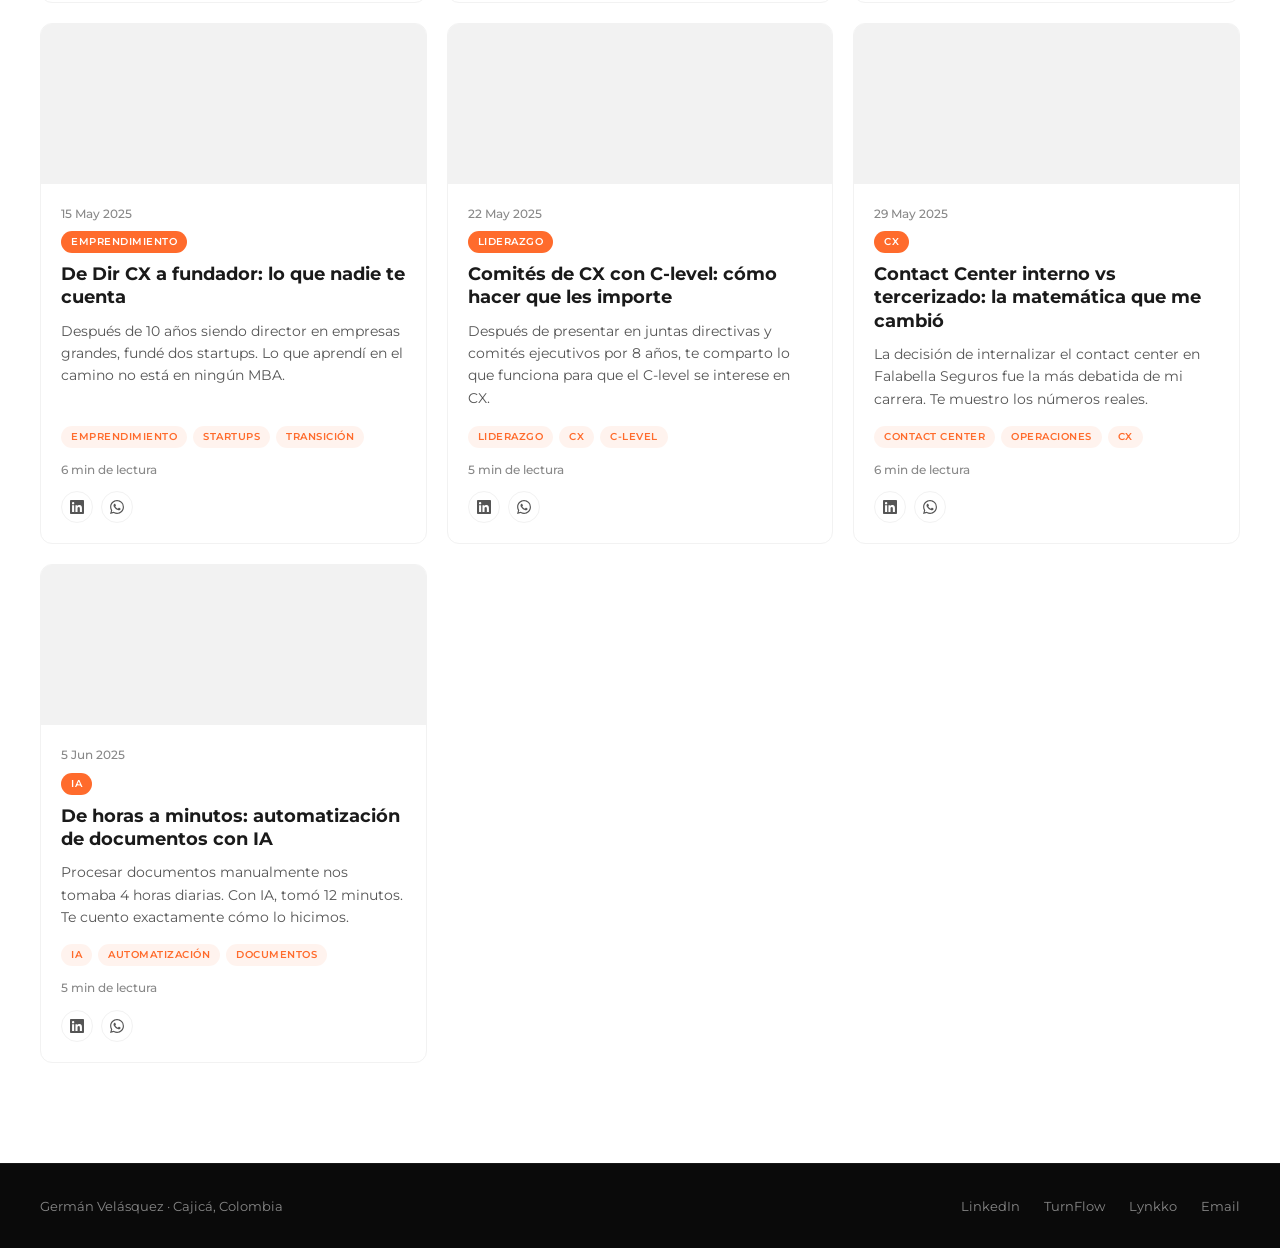
<file: blog.html>
<!DOCTYPE html>
<html lang="es">
<head>
  <meta charset="UTF-8">
  <meta name="viewport" content="width=device-width, initial-scale=1.0">
  <title>Blog — Germán Velásquez</title>
  <meta name="description" content="Escribo sobre lo que vivo: CX, IA, transformación digital, emprendimiento y liderazgo. Lecciones reales de empresas reales.">
  <meta property="og:title" content="Blog — Germán Velásquez">
  <meta property="og:description" content="Escribo sobre lo que vivo: CX, IA, transformación digital, emprendimiento y liderazgo. Lecciones reales de empresas reales.">
  <meta property="og:type" content="website">
  <meta property="og:url" content="https://germanvelasquez.co/blog.html">
  <meta name="twitter:card" content="summary">
  <link rel="canonical" href="https://germanvelasquez.co/blog.html">
  <link href="https://fonts.googleapis.com/css2?family=Montserrat:wght@300;400;500;600;700;800;900&display=swap" rel="stylesheet">
  <style>
    :root{--orange:#FF6B2C;--orange-light:#FF8F5E;--orange-dark:#E85520;--orange-glow:rgba(255,107,44,0.15);--orange-glow2:rgba(255,107,44,0.08);--black:#0A0A0A;--dark:#1A1A1A;--gray-900:#2D2D2D;--gray-700:#555555;--gray-500:#888888;--gray-300:#CCCCCC;--gray-100:#F2F2F2;--white:#FFFFFF;--blue:#2563EB;--blue-light:#3B82F6;--blue-glow:rgba(37,99,235,0.12);--font:'Montserrat',sans-serif;--radius:12px;--radius-lg:20px;--transition:0.3s cubic-bezier(0.4,0,0.2,1)}
    *{margin:0;padding:0;box-sizing:border-box}html{scroll-behavior:smooth}
    body{font-family:var(--font);color:var(--dark);background:var(--white);line-height:1.6;-webkit-font-smoothing:antialiased;overflow-x:hidden}
    nav{position:fixed;top:0;width:100%;z-index:1000;transition:var(--transition)}
    nav.scrolled{background:rgba(255,255,255,0.95);backdrop-filter:blur(20px);box-shadow:0 1px 20px rgba(0,0,0,0.06)}
    .nav-inner{max-width:1200px;margin:0 auto;padding:20px 40px;display:flex;align-items:center;justify-content:space-between}
    .nav-logo{font-family:var(--font);font-size:18px;font-weight:700;color:var(--black);text-decoration:none;letter-spacing:-0.3px}
    .nav-links{display:flex;gap:32px;align-items:center}
    .nav-links a{font-size:13px;font-weight:500;color:var(--gray-700);text-decoration:none;letter-spacing:0.5px;text-transform:uppercase;transition:var(--transition)}
    .nav-links a:hover{color:var(--orange)}
    .nav-links a.active{color:var(--orange);font-weight:600}
    .nav-cta{font-size:13px!important;font-weight:600!important;color:var(--white)!important;background:var(--orange);padding:10px 20px;border-radius:100px;text-transform:uppercase!important;letter-spacing:0.5px;transition:var(--transition)}
    .nav-cta:hover{background:var(--orange-dark);transform:scale(1.02)}
    .hamburger{display:none;flex-direction:column;gap:5px;cursor:pointer;z-index:1001}
    .hamburger span{width:24px;height:2px;background:var(--black);border-radius:2px}
    .mobile-menu{display:none;position:fixed;inset:0;background:var(--white);z-index:999;flex-direction:column;align-items:center;justify-content:center;gap:24px}
    .mobile-menu.open{display:flex}.mobile-menu a{font-size:20px;font-weight:600;color:var(--dark);text-decoration:none}.mobile-menu a:hover{color:var(--orange)}
    .mobile-close{position:absolute;top:20px;right:20px;background:none;border:none;font-size:28px;cursor:pointer}

    /* Hero */
    .blog-hero{background:var(--black);padding:140px 40px 80px;text-align:center;position:relative;overflow:hidden}
    .blog-hero-bg{position:absolute;inset:0;z-index:1}
    .blog-hero-bg .gradient1{position:absolute;width:600px;height:600px;background:radial-gradient(circle,var(--orange-glow) 0%,transparent 70%);top:-200px;right:-100px;animation:float 8s ease-in-out infinite}
    .blog-hero-bg .gradient2{position:absolute;width:400px;height:400px;background:radial-gradient(circle,var(--blue-glow) 0%,transparent 70%);bottom:-200px;left:-100px;animation:float 10s ease-in-out infinite reverse}
    @keyframes float{0%,100%{transform:translate(0,0)}50%{transform:translate(30px,-30px)}}
    .blog-hero-content{position:relative;z-index:2;max-width:800px;margin:0 auto}
    .blog-hero h1{font-size:56px;font-weight:800;letter-spacing:-2.5px;color:var(--white);margin-bottom:16px}
    .blog-hero h1 em{font-style:normal;background:linear-gradient(135deg,var(--orange),var(--orange-light));-webkit-background-clip:text;-webkit-text-fill-color:transparent}
    .blog-hero p{font-size:18px;font-weight:400;color:var(--gray-300);line-height:1.7}

    /* Filters */
    .blog-section{padding:60px 40px 100px}
    .container{max-width:1200px;margin:0 auto}
    .blog-filters{display:flex;gap:12px;flex-wrap:wrap;align-items:center;margin-bottom:32px}
    .blog-search{flex:1;min-width:200px;padding:12px 16px;border:1px solid var(--gray-100);border-radius:100px;font-family:var(--font);font-size:14px;outline:none;transition:var(--transition)}
    .blog-search:focus{border-color:var(--orange);box-shadow:0 0 0 3px var(--orange-glow)}
    .filter-group{display:flex;gap:8px;flex-wrap:wrap;align-items:center}
    .filter-label{font-size:11px;font-weight:600;text-transform:uppercase;letter-spacing:1px;color:var(--gray-500);margin-right:4px}
    .blog-filter-btn{font-size:12px;font-weight:600;padding:8px 16px;border-radius:100px;border:1px solid var(--gray-100);background:var(--white);color:var(--gray-700);cursor:pointer;transition:var(--transition);text-transform:uppercase;letter-spacing:0.5px}
    .blog-filter-btn:hover,.blog-filter-btn.active{border-color:var(--orange);color:var(--orange);background:var(--orange-glow2)}

    /* Cards */
    .blog-grid{display:grid;grid-template-columns:repeat(3,1fr);gap:20px}
    .blog-card{cursor:pointer;border:1px solid var(--gray-100);border-radius:var(--radius);overflow:hidden;transition:var(--transition);display:flex;flex-direction:column}
    .blog-card:hover{border-color:var(--orange);transform:translateY(-4px);box-shadow:0 12px 32px rgba(0,0,0,0.06)}
    .blog-card-img{width:100%;height:160px;background-size:cover;background-position:center;background-color:var(--gray-100)}
    .blog-card-content{padding:20px;display:flex;flex-direction:column;flex:1}
    .blog-date{font-size:12px;color:var(--gray-500);margin-bottom:8px;font-weight:500}
    .blog-category{display:inline-block;font-size:10px;font-weight:600;color:var(--white);background:var(--orange);padding:3px 10px;border-radius:100px;text-transform:uppercase;letter-spacing:0.5px;margin-bottom:10px;align-self:flex-start}
    .blog-card h3{font-size:18px;font-weight:700;margin-bottom:10px;line-height:1.3}
    .blog-card p{font-size:14px;color:var(--gray-700);line-height:1.6;flex:1}
    .blog-tags{display:flex;flex-wrap:wrap;gap:6px;margin-top:16px}
    .blog-tag{font-size:10px;font-weight:600;color:var(--orange);background:var(--orange-glow2);padding:3px 10px;border-radius:100px;text-transform:uppercase;letter-spacing:0.5px}
    .blog-read{font-size:12px;color:var(--gray-500);margin-top:12px;font-weight:500}
    .blog-share{margin-top:12px;display:flex;gap:8px}
    .blog-share-btn{width:32px;height:32px;border-radius:50%;border:1px solid var(--gray-100);background:var(--white);display:flex;align-items:center;justify-content:center;cursor:pointer;font-size:13px;transition:var(--transition);color:var(--gray-700)}
    .blog-share-btn:hover{border-color:var(--orange);color:var(--orange);background:var(--orange-glow2)}
    .blog-share-btn svg{width:14px;height:14px;fill:currentColor}
    .no-results{text-align:center;padding:60px 20px;color:var(--gray-500);font-size:16px;display:none}

    footer{background:var(--black);border-top:1px solid rgba(255,255,255,0.06);padding:32px 40px}
    .footer-inner{max-width:1200px;margin:0 auto;display:flex;justify-content:space-between;align-items:center;font-size:13px;color:var(--gray-500)}
    .footer-links{display:flex;gap:24px}.footer-links a{color:var(--gray-500);text-decoration:none;transition:var(--transition)}.footer-links a:hover{color:var(--orange)}

    @media(max-width:1024px){.blog-grid{grid-template-columns:repeat(2,1fr)}}
    .filters-row{display:flex;gap:8px;align-items:center;flex:1}
    .filters-toggle{display:inline-flex;align-items:center;gap:6px;padding:10px 16px;border:1px solid var(--gray-100);border-radius:100px;background:var(--white);font-family:Montserrat,sans-serif;font-size:12px;font-weight:600;text-transform:uppercase;letter-spacing:0.5px;color:var(--gray-700);cursor:pointer;transition:var(--transition);white-space:nowrap}
    .filters-toggle:hover,.filters-toggle.active{border-color:var(--orange);color:var(--orange)}
    .filters-toggle svg{transition:transform 0.2s}
    .filters-toggle.active svg{transform:rotate(180deg)}
    .filter-chips{display:flex;gap:6px;flex-wrap:wrap}
    .filter-chip{font-size:11px;font-weight:600;padding:4px 10px;border-radius:100px;border:1px solid var(--orange);background:var(--orange-glow2);color:var(--orange);display:inline-flex;align-items:center;gap:4px}
    .filter-chip button{background:none;border:none;color:inherit;cursor:pointer;font-size:12px;line-height:1;padding:0;margin-left:2px}
    .filters-panel{display:none;border:1px solid var(--gray-100);border-radius:var(--radius);padding:20px;margin-bottom:24px;background:var(--white)}
    .filters-panel.open{display:block}
    .filter-section{margin-bottom:16px}
    .filter-section:last-child{margin-bottom:0}
    .filter-label{display:block;font-size:11px;font-weight:700;text-transform:uppercase;letter-spacing:1px;color:var(--gray-500);margin-bottom:8px}
    .filter-options{display:flex;flex-wrap:wrap;gap:6px}
    .filter-opt{font-size:12px;font-weight:500;padding:6px 14px;border-radius:100px;border:1px solid var(--gray-100);background:var(--white);color:var(--gray-700);cursor:pointer;transition:var(--transition)}
    .filter-opt:hover{border-color:var(--orange);color:var(--orange)}
    .filter-opt.active{background:var(--orange);border-color:var(--orange);color:#fff}
    .blog-filters{flex-direction:column;align-items:stretch;gap:12px}
    @media(max-width:768px){.blog-hero h1{font-size:36px;letter-spacing:-1.5px}.blog-hero{padding:120px 20px 60px}.blog-section{padding:40px 20px 60px}.nav-links{display:none}.hamburger{display:flex}.blog-grid{grid-template-columns:1fr}.nav-inner{padding:16px 20px}.footer-inner{flex-direction:column;gap:12px;text-align:center}.filters-row{flex-direction:column;align-items:stretch}}
  </style>
  <link rel="stylesheet" href="css/nav.css">
</head>
<body>
  <nav class="nav-light" id="nav"><div class="nav-inner">
    <a href="/" class="nav-logo" id="nav-logo"></a>
    <div class="nav-links" id="nav-links"></div>
    <button class="hamburger" onclick="toggleMobile()" aria-label="Menu"><span></span><span></span><span></span></button>
  </div></nav>
  <div class="mobile-menu" id="mobileMenu"><button class="mobile-close" onclick="toggleMobile()">x</button><div id="mobile-nav-links"></div></div>

  <section class="blog-hero">
    <div class="blog-hero-bg"><div class="gradient1"></div><div class="gradient2"></div></div>
    <div class="blog-hero-content">
      <h1>Blog</h1>
      <p>Escribo sobre lo que vivo</p>
    </div>
  </section>

  <section class="blog-section">
    <div class="container">
      <div class="blog-filters" id="blog-filters">
        <input type="text" class="blog-search" id="blog-search" placeholder="Buscar posts por titulo, contenido o tag...">
        <div class="filters-row">
          <button class="filters-toggle" id="filters-toggle">
            <span>Filtros</span>
            <svg width="12" height="12" viewBox="0 0 12 12" fill="none" stroke="currentColor" stroke-width="2"><path d="M3 4l3 3 3-3"/></svg>
          </button>
          <div class="filter-chips" id="filter-chips"></div>
        </div>
      </div>
      <div class="filters-panel" id="filters-panel">
        <div class="filter-section">
          <span class="filter-label">Categorias</span>
          <div class="filter-options" id="category-filters"></div>
        </div>
        <div class="filter-section">
          <span class="filter-label">Tags</span>
          <div class="filter-options" id="tag-filters"></div>
        </div>
      </div>
      <div class="blog-grid" id="blog-grid"></div>
      <div class="no-results" id="no-results">No se encontraron posts que coincidan con tu búsqueda.</div>
    </div>
  </section>

  <footer><div class="footer-inner">
    <span>Germán Velásquez · Cajicá, Colombia</span>
    <div class="footer-links">
      <a href="https://www.linkedin.com/in/germanvelasquezco" target="_blank">LinkedIn</a>
      <a href="https://turnflow.com.co" target="_blank">TurnFlow</a>
      <a href="https://lynkko.co" target="_blank">Lynkko</a>
      <a href="mailto:gvelasquez85@gmail.com">Email</a>
    </div>
  </div></footer>

  <script>
function toggleMobile(){document.getElementById('mobileMenu').classList.toggle('open')}
window.addEventListener('scroll',()=>{document.getElementById('nav').classList.toggle('scrolled',window.scrollY>50)})

let allPosts = [];
let activeCategory = null;
let activeTag = null;
let searchQuery = '';

    const SITE_URL = 'https://germanvelasquez.co';

    function formatDate(dateStr) {
      const months = ['Ene','Feb','Mar','Abr','May','Jun','Jul','Ago','Sep','Oct','Nov','Dic'];
      const d = new Date(dateStr + 'T00:00:00');
      return d.getDate() + ' ' + months[d.getMonth()] + ' ' + d.getFullYear();
    }

    function shareLinkedIn(url, title) {
      const shareUrl = 'https://www.linkedin.com/sharing/share-offsite/?url=' + encodeURIComponent(url) + '&title=' + encodeURIComponent(title);
      window.open(shareUrl, '_blank', 'width=600,height=500');
    }

    function shareWhatsApp(url, title) {
      const text = encodeURIComponent(title + ' — ' + url);
      window.open('https://wa.me/?text=' + text, '_blank', 'width=600,height=500');
    }

    function getUniqueCategories(posts) {
      return [...new Set(posts.map(p => p.category))].sort();
    }

    function getUniqueTags(posts) {
      const tags = new Set();
      posts.forEach(p => (p.tags || []).forEach(t => tags.add(t)));
      return [...tags].sort();
    }

    function renderFilters(posts) {
      var catContainer=document.getElementById('category-filters');
      var tagContainer=document.getElementById('tag-filters');
      var chipContainer=document.getElementById('filter-chips');
      var categories=getUniqueCategories(posts);
      var tags=getUniqueTags(posts);
      catContainer.innerHTML=categories.map(function(c){
        return '<button class="filter-opt'+(activeCategory===c?' active':'')+'" data-filter="cat" data-value="'+c+'">'+c+'</button>';
      }).join('');
      tagContainer.innerHTML=tags.map(function(t){
        return '<button class="filter-opt'+(activeTag===t?' active':'')+'" data-filter="tag" data-value="'+t+'">'+t+'</button>';
      }).join('');
      // Active chips
      chipContainer.innerHTML='';
      if(activeCategory)chipContainer.innerHTML+='<span class="filter-chip">'+activeCategory+' <button data-clear="cat">&times;</button></span>';
      if(activeTag)chipContainer.innerHTML+='<span class="filter-chip">'+activeTag+' <button data-clear="tag">&times;</button></span>';
      // Events
      catContainer.querySelectorAll('.filter-opt').forEach(function(btn){
        btn.addEventListener('click',function(){
          activeCategory=(activeCategory===btn.dataset.value)?null:btn.dataset.value;
          renderFilters(allPosts);renderPosts();
        });
      });
      tagContainer.querySelectorAll('.filter-opt').forEach(function(btn){
        btn.addEventListener('click',function(){
          activeTag=(activeTag===btn.dataset.value)?null:btn.dataset.value;
          renderFilters(allPosts);renderPosts();
        });
      });
      chipContainer.querySelectorAll('[data-clear]').forEach(function(b){
        b.addEventListener('click',function(){
          if(b.dataset.clear==='cat')activeCategory=null;else activeTag=null;
          renderFilters(allPosts);renderPosts();
        });
      });
    }

    function filterPosts() {
      return allPosts.filter(p => {
          if (p.published === false) return false;
          if (searchQuery) {
            const q = searchQuery.toLowerCase();
            const m = p.title.toLowerCase().includes(q) || p.excerpt.toLowerCase().includes(q) || (p.tags||[]).some(t=>t.toLowerCase().includes(q)) || p.category.toLowerCase().includes(q);
            if (!m) return false;
          }
          if (activeCategory && p.category !== activeCategory) return false;
          if (activeTag && !(p.tags||[]).includes(activeTag)) return false;
          return true;
        });
    }

    function renderPosts() {
      var grid = document.getElementById('blog-grid');
      var noResults = document.getElementById('no-results');
      var posts = filterPosts();

      if (posts.length === 0) {
        grid.innerHTML = '';
        noResults.style.display = 'block';
        return;
      }

      noResults.style.display = 'none';
      grid.innerHTML = posts.map(function(p) {
        var postUrl = SITE_URL + '/blog/post.html?id=' + p.id;
        var tagsHtml = '';
        if(p.tags){p.tags.forEach(function(t){tagsHtml += '<span class="blog-tag">'+t+'</span>'})}
        var imgHtml = p.image ? '<div class="blog-card-img" style="background-image:url('+p.image+')"></div>' : '';
        var titleEscaped = p.title.replace(/'/g, "'");
        return '<div class="blog-card" data-slug="'+p.id+'">' +
          imgHtml +
          '<div class="blog-card-content">' +
          '<div class="blog-date">'+formatDate(p.date)+'</div>' +
          '<span class="blog-category">'+p.category+'</span>' +
          '<h3>'+p.title+'</h3>' +
          '<p>'+p.excerpt+'</p>' +
          '<div class="blog-tags">'+tagsHtml+'</div>' +
          '<div class="blog-read">'+p.read_time+' de lectura</div>' +
          '<div class="blog-share">' +
          '<button class="blog-share-btn" title="LinkedIn" data-action="linkedin" data-url="'+postUrl+'" data-title="'+titleEscaped+'" onclick="shareLinkedIn(\''+escape(postUrl)+'\',\''+escape(p.title)+'\')">' +
          '<svg viewBox="0 0 24 24" fill="currentColor" width="14" height="14"><path d="M20.447 20.452h-3.554v-5.569c0-1.328-.027-3.037-1.852-3.037-1.853 0-2.136 1.445-2.136 2.939v5.667H9.351V9h3.414v1.561h.046c.477-.9 1.637-1.85 3.37-1.85 3.601 0 4.267 2.37 4.267 5.455v6.286zM5.337 7.433a2.062 2.062 0 01-2.063-2.065 2.064 2.064 0 112.063 2.065zm1.782 13.019H3.555V9h3.564v11.452zM22.225 0H1.771C.792 0 0 .774 0 1.729v20.542C0 23.227.792 24 1.771 24h20.451C23.2 24 24 23.227 24 22.271V1.729C24 .774 23.2 0 22.222 0h.003z"/></svg></button>' +
          '<button class="blog-share-btn" title="WhatsApp" data-action="whatsapp" data-url="'+postUrl+'" data-title="'+titleEscaped+'" onclick="shareWhatsApp(\''+escape(postUrl)+'\',\''+escape(p.title)+'\')">' +
          '<svg viewBox="0 0 24 24" fill="currentColor" width="14" height="14"><path d="M17.472 14.382c-.297-.149-1.758-.867-2.03-.967-.273-.099-.471-.148-.67.15-.197.297-.767.966-.94 1.164-.173.199-.347.223-.644.075-.297-.15-1.255-.463-2.39-1.475-.883-.788-1.48-1.761-1.653-2.059-.173-.297-.018-.458.13-.606.134-.133.298-.347.446-.52.149-.174.198-.298.298-.497.099-.198.05-.371-.025-.52-.075-.149-.669-1.612-.916-2.207-.242-.579-.487-.5-.669-.51-.173-.008-.371-.01-.57-.01-.198 0-.52.074-.792.372-.272.297-1.04 1.016-1.04 2.479 0 1.462 1.065 2.875 1.213 3.074.149.198 2.096 3.2 5.077 4.487.709.306 1.262.489 1.694.625.712.227 1.36.195 1.871.118.571-.085 1.758-.719 2.006-1.413.248-.694.248-1.289.173-1.413-.074-.124-.272-.198-.57-.347m-5.421 7.403h-.004a9.87 9.87 0 01-5.031-1.378l-.361-.214-3.741.982.998-3.648-.235-.374a9.86 9.86 0 01-1.51-5.26c.001-5.45 4.436-9.884 9.888-9.884 2.64 0 5.122 1.03 6.988 2.898a9.825 9.825 0 012.893 6.994c-.003 5.45-4.437 9.884-9.885 9.884m8.413-18.297A11.815 11.815 0 0012.05 0C5.495 0 .16 5.335.157 11.892c0 2.096.547 4.142 1.588 5.945L.057 24l6.305-1.654a11.882 11.882 0 005.683 1.448h.005c6.554 0 11.89-5.335 11.893-11.893a11.821 11.821 0 00-3.48-8.413z"/></svg></button>' +
          '</div></div></div>';
      }).join('');

      // Attach card click handlers
      grid.querySelectorAll('.blog-card').forEach(card => {
        card.addEventListener('click', (e) => {
          // Don't navigate if clicking share buttons
          if (e.target.closest('.blog-share-btn')) return;
          const slug = card.dataset.slug;
          window.location.href = SITE_URL + '/blog/post.html?id=' + slug;
        });
      });

      // Attach share button handlers
      grid.querySelectorAll('.blog-share-btn').forEach(btn => {
        btn.addEventListener('click', (e) => {
          e.stopPropagation();
          const action = btn.dataset.action;
          const url = btn.dataset.url;
          const title = btn.dataset.title;
          if (action === 'linkedin') shareLinkedIn(url, title);
          else if (action === 'whatsapp') shareWhatsApp(url, title);
        });
      });
    }

    // Search input listener
    document.getElementById('blog-search').addEventListener('input', (e) => {
      searchQuery = e.target.value.trim();
      renderPosts();
    });
    // Filters toggle
    (function(){
      var t=document.getElementById('filters-toggle');
      var p=document.getElementById('filters-panel');
      if(t&&p){
        t.addEventListener('click',function(){
          t.classList.toggle('active');
          p.classList.toggle('open');
        });
      }
    })();

    // Load posts
    // Build nav from content.json
    fetch('content.json').then(r=>r.json()).then(nc=>{
      document.getElementById('nav-logo-blog').textContent=nc.site.logo;
      const navEl=document.getElementById('nav-links-blog');
      const mobileEl=document.getElementById('mobile-nav-links');
      const navCta=['conversemos'];
      (nc.nav&&nc.nav.items||[]).forEach(item=>{
        const label=item.label||item;
        const href=item.url||'#';
        const base='/';
        const resolvedHref=href.startsWith('#')?base+href:href.startsWith('http')||href.startsWith('mailto:')?href:base+href;
        const isCta=navCta.includes(label.toLowerCase());
        const linkHtml=isCta?`<a href="${resolvedHref}" class="nav-cta" style="display:inline-block;margin-top:8px">${label}</a>`:`<a href="${resolvedHref}" onclick="toggleMobile()">${label}</a>`;
        navEl.innerHTML+=isCta?`<a href="${resolvedHref}" class="nav-cta">${label}</a>`:`<a href="${resolvedHref}">${label}</a>`;
        mobileEl.innerHTML+=linkHtml;
      });
    }).catch(()=>{});

    fetch('blog/content.json').then(r => r.json()).then(data => {
      allPosts = data.posts || [];
      renderFilters(allPosts);
      renderPosts();
    }).catch(err => {
      console.error('Error loading blog content:', err);
      document.getElementById('blog-grid').innerHTML = '<p style="color:var(--gray-500);text-align:center">Error cargando posts.</p>';
    });
  </script>

  <script src="js/nav.js"></script>
</body>
</html>
</file>
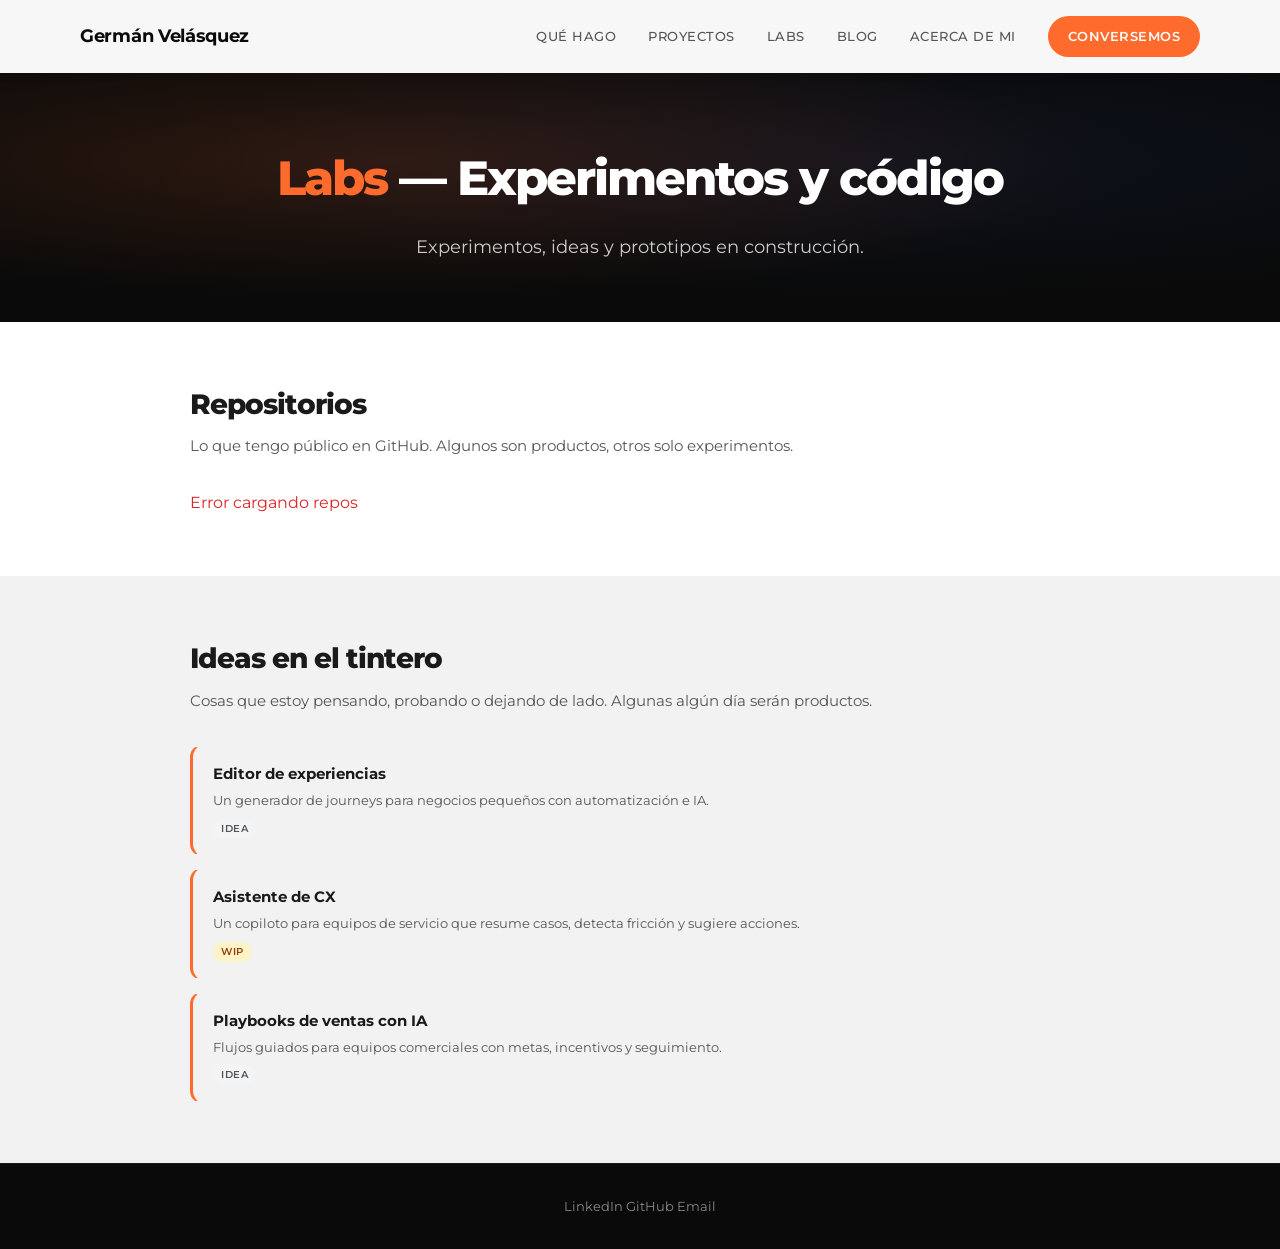
<file: labs.html>
<!DOCTYPE html>
<html lang="es">
<head>
  <meta charset="UTF-8">
  <meta name="viewport" content="width=device-width, initial-scale=1.0">
  <title>Labs — Germán Velásquez</title>
  <meta name="description" content="Experimentos, ideas y prototipos en construcción.">
  <meta property="og:title" content="Labs — Germán Velásquez">
  <meta property="og:description" content="Experimentos, ideas y código en construcción.">
  <meta property="og:url" content="https://germanvelasquez.co/labs.html">
  <meta name="twitter:card" content="summary">
  <link rel="canonical" href="https://germanvelasquez.co/labs.html">
  <link href="https://fonts.googleapis.com/css2?family=Montserrat:wght@300;400;500;600;700;800;900&family=JetBrains+Mono:wght@400;500&display=swap" rel="stylesheet">
  <style>
    :root{--orange:#FF6B2C;--orange-light:#FF8F5E;--orange-dark:#E85520;--orange-glow:rgba(255,107,44,0.15);--orange-glow2:rgba(255,107,44,0.08);--black:#0A0A0A;--dark:#1A1A1A;--gray-100:#F2F2F2;--gray-300:#CCC;--gray-500:#888;--gray-700:#555;--white:#FFF;--font:'Montserrat',sans-serif;--mono:'JetBrains Mono',monospace;--radius:12px;--transition:0.3s cubic-bezier(0.4,0,0.2,1)}
    *{margin:0;padding:0;box-sizing:border-box}body{font-family:var(--font);color:var(--dark);background:var(--white);line-height:1.6;-webkit-font-smoothing:antialiased}
    nav{position:fixed;top:0;width:100%;z-index:1000;transition:var(--transition);background:rgba(255,255,255,0.95);backdrop-filter:blur(20px);box-shadow:0 1px 20px rgba(0,0,0,0.06)}
    .nav-inner{max-width:1200px;margin:0 auto;padding:20px 40px;display:flex;align-items:center;justify-content:space-between}
    .nav-logo{font-size:18px;font-weight:700;color:var(--black);text-decoration:none;letter-spacing:-0.3px}
    .nav-links{display:flex;gap:32px;align-items:center}
    .nav-links a{font-size:13px;font-weight:500;color:var(--gray-700);text-decoration:none;letter-spacing:0.5px;text-transform:uppercase;transition:var(--transition)}
    .nav-links a:hover,.nav-links a.active{color:var(--orange)}
    .nav-cta{font-size:13px!important;font-weight:600!important;color:var(--white)!important;background:var(--orange);padding:10px 20px;border-radius:100px;text-transform:uppercase!important;letter-spacing:0.5px;transition:var(--transition)}
    .hamburger{display:none;flex-direction:column;gap:5px;cursor:pointer;z-index:1001}
    .hamburger span{width:24px;height:2px;background:var(--black);border-radius:2px}
    .mobile-menu{display:none;position:fixed;inset:0;background:var(--white);z-index:999;flex-direction:column;align-items:center;justify-content:center;gap:24px}
    .mobile-menu.open{display:flex}.mobile-menu a{font-size:20px;font-weight:600;color:var(--dark);text-decoration:none}
    .mobile-close{position:absolute;top:20px;right:20px;background:none;border:none;font-size:28px;cursor:pointer}
    .labs-hero{padding:140px 40px 60px;background:var(--black);position:relative;overflow:hidden;text-align:center}
    .labs-hero::before{content:'';position:absolute;inset:0;background:radial-gradient(ellipse at 30% 50%,var(--orange-glow) 0%,transparent 60%),radial-gradient(ellipse at 70% 50%,rgba(37,99,235,0.08) 0%,transparent 60%);pointer-events:none}
    .labs-hero h1{font-size:48px;font-weight:800;letter-spacing:-2px;color:var(--white);margin-bottom:16px;position:relative}
    .labs-hero h1 em{font-style:normal;color:var(--orange)}
    .labs-hero p{font-size:18px;color:var(--gray-300);max-width:600px;margin:0 auto;position:relative}
    .labs-section{padding:60px 40px}.container{max-width:900px;margin:0 auto}
    .section-title{font-size:28px;font-weight:800;letter-spacing:-1px;margin-bottom:8px}
    .section-desc{font-size:15px;color:var(--gray-700);margin-bottom:32px}
    .repo-grid{display:grid;grid-template-columns:repeat(2,1fr);gap:16px}
    .repo-card{border:1px dashed var(--gray-300);border-radius:var(--radius);padding:20px;transition:var(--transition);position:relative;overflow:hidden}
    .repo-card:hover{border-color:var(--orange);border-style:solid;transform:translateY(-2px);box-shadow:0 8px 24px rgba(0,0,0,0.06)}
    .repo-card.featured{border-color:var(--orange);border-style:solid;background:var(--orange-glow2)}
    .repo-card h3{font-size:16px;font-weight:700;margin-bottom:6px;display:flex;align-items:center;gap:8px;flex-wrap:wrap}
    .repo-card h3 a{color:var(--dark);text-decoration:none}.repo-card h3 a:hover{color:var(--orange)}
    .repo-card .badge{font-size:10px;font-weight:600;color:var(--orange);background:var(--orange-glow2);padding:2px 8px;border-radius:100px;text-transform:uppercase;letter-spacing:0.5px}
    .repo-card p{font-size:14px;color:var(--gray-700);line-height:1.6}
    .repo-meta{display:flex;gap:16px;margin-top:12px;font-size:12px;color:var(--gray-500);font-family:var(--mono);flex-wrap:wrap}
    .repo-meta span{display:flex;align-items:center;gap:4px}
    .ideas-grid{display:grid;gap:12px}
    .idea-card{border:1px solid var(--gray-100);border-left:3px solid var(--orange);border-radius:var(--radius);padding:16px 20px}
    .idea-card h4{font-size:15px;font-weight:700;margin-bottom:4px}
    .idea-card p{font-size:13px;color:var(--gray-700)}
    .idea-status{font-size:10px;font-weight:600;text-transform:uppercase;letter-spacing:0.5px;padding:2px 8px;border-radius:100px;display:inline-block;margin-top:8px}
    .status-idea{background:#f3f4f6;color:#555}
    .status-wip{background:#fef3c7;color:#92400e}
    .status-done{background:#d1fae5;color:#065f46}
    footer{background:var(--black);border-top:1px solid rgba(255,255,255,0.06);padding:32px 40px;text-align:center;font-size:13px;color:var(--gray-500)}
    footer a{color:var(--gray-500);text-decoration:none}footer a:hover{color:var(--orange)}
    @media(max-width:768px){.repo-grid{grid-template-columns:1fr}.labs-hero h1{font-size:36px}.nav-links{display:none}.hamburger{display:flex}.labs-hero{padding:120px 20px 40px}.labs-section{padding:40px 20px}}
  </style>
  <link rel="stylesheet" href="css/nav.css">
</head>
<body>
  <nav class="nav-light" id="nav"><div class="nav-inner">
    <a href="/" class="nav-logo" id="nav-logo"></a>
    <div class="nav-links" id="nav-links"></div>
    <button class="hamburger" onclick="toggleMobile()" aria-label="Menu"><span></span><span></span><span></span></button>
  </div></nav>
  <div class="mobile-menu" id="mobileMenu"><button class="mobile-close" onclick="toggleMobile()">x</button><div id="mobile-nav-links"></div></div>

  <section class="labs-hero">
    <h1 id="labsHeroTitle"></h1>
    <p id="labsHeroSubtitle"></p>
  </section>

  <section class="labs-section">
    <div class="container">
      <h2 class="section-title" id="reposTitle"></h2>
      <p class="section-desc" id="reposDesc"></p>
      <div class="repo-grid" id="repos-grid">
        <div class="repo-card"><p style="color:#888">Cargando repos...</p></div>
      </div>
    </div>
  </section>

  <section class="labs-section" style="background:var(--gray-100)">
    <div class="container">
      <h2 class="section-title" id="ideasTitle"></h2>
      <p class="section-desc" id="ideasDesc"></p>
      <div class="ideas-grid" id="ideas-grid"></div>
    </div>
  </section>

  <footer>
    <a href="https://www.linkedin.com/in/germanvelasquezco" target="_blank">LinkedIn</a>
    <a href="https://github.com/gvelasquez85" target="_blank">GitHub</a>
    <a href="mailto:gvelasquez85@gmail.com">Email</a>
  </footer>

  <script>
    function toggleMobile(){document.getElementById('mobileMenu').classList.toggle('open')}
    function ideaClass(status){return status==='wip'?'status-wip':status==='done'?'status-done':'status-idea';}

    fetch('labs.json?t=' + Date.now())
      .then(function(r){return r.json()})
      .then(function(data){
        document.title = (data.hero && data.hero.title ? data.hero.title : 'Labs') + ' — Germán Velásquez';
        document.getElementById('labsHeroTitle').innerHTML = '<em>' + (data.hero && data.hero.title ? data.hero.title : 'Labs') + '</em>' + ' — Experimentos y código';
        document.getElementById('labsHeroSubtitle').textContent = data.hero && data.hero.subtitle ? data.hero.subtitle : '';
        document.getElementById('reposTitle').textContent = data.sections && data.sections.repos ? data.sections.repos.title : 'Repositorios';
        document.getElementById('reposDesc').textContent = data.sections && data.sections.repos ? data.sections.repos.desc : '';
        document.getElementById('ideasTitle').textContent = data.sections && data.sections.ideas ? data.sections.ideas.title : 'Ideas en el tintero';
        document.getElementById('ideasDesc').textContent = data.sections && data.sections.ideas ? data.sections.ideas.desc : '';

        const user = data.github_user || 'gvelasquez85';
        const featured = data.featured_repos || [];
        return fetch('/api/github-proxy.php?path=users/' + user + '/repos?sort=updated&per_page=100')
          .then(function(r){return r.json()})
          .then(function(repos){
            if(!Array.isArray(repos)){
              document.getElementById('repos-grid').innerHTML = '<p style="color:#888">No se pudieron cargar los repos</p>';
              return;
            }
            const grid = document.getElementById('repos-grid');
            grid.innerHTML = '';
            repos.filter(function(r){return !r.fork}).sort(function(a,b){return b.stargazers_count-a.stargazers_count}).forEach(function(r){
              const isFeatured = featured.includes(r.name);
              const lang = r.language || '';
              grid.innerHTML += '<div class="repo-card ' + (isFeatured ? 'featured' : '') + '">'
                + '<h3><a href="' + r.html_url + '" target="_blank">' + r.name + '</a>' + (isFeatured ? ' <span class="badge">★ Destacado</span>' : '') + '</h3>'
                + '<p>' + (r.description || 'Sin descripción') + '</p>'
                + '<div class="repo-meta">'
                + (lang ? '<span>● ' + lang + '</span>' : '')
                + '<span>★ ' + r.stargazers_count + '</span>'
                + '<span>⑂ ' + r.forks_count + '</span>'
                + '<span>Actualizado ' + new Date(r.updated_at).toLocaleDateString('es') + '</span>'
                + '</div></div>';
            });
          });
      })
      .then(function(){
        const data = arguments[0];
      })
      .catch(function(){
        document.getElementById('repos-grid').innerHTML = '<p style="color:#dc2626">Error cargando repos</p>';
      });

    fetch('labs.json?t=' + Date.now()).then(function(r){return r.json()}).then(function(data){
      const ideas = (data.ideas || []);
      document.getElementById('ideas-grid').innerHTML = ideas.map(function(i){
        return '<div class="idea-card"><h4>' + i.title + '</h4><p>' + i.description + '</p><span class="idea-status ' + ideaClass(i.status) + '">' + i.status + '</span></div>';
      }).join('');
    }).catch(function(){
      document.getElementById('ideas-grid').innerHTML = '<div class="idea-card"><p style="color:#dc2626">Error cargando ideas</p></div>';
    });
  </script>
  <script src="js/nav.js"></script>
</body>
</html>
</file>
<file: css/nav.css>
/* Shared Nav Styles — germanvelasquez.co */
:root{--orange:#FF6B2C;--orange-dark:#E85520;--orange-glow:rgba(255,107,44,0.15);--orange-glow2:rgba(255,107,44,0.08);--black:#0A0A0A;--dark:#1A1A1A;--gray-700:#555;--gray-500:#888;--gray-300:#CCC;--gray-100:#F2F2F2;--white:#FFF}

/* Nav base */
nav{position:fixed;top:0;width:100%;z-index:1000}
nav .nav-inner{max-width:1200px;margin:0 auto;padding:16px 40px;display:flex;align-items:center;justify-content:space-between}
nav .nav-logo{font-family:Montserrat,sans-serif;font-size:18px;font-weight:700;text-decoration:none;letter-spacing:-0.3px;white-space:nowrap;overflow:hidden;text-overflow:ellipsis;max-width:calc(100% - 96px)}
nav .nav-links{display:flex;gap:32px;align-items:center}
nav .nav-links a{font-family:Montserrat,sans-serif;font-size:13px;font-weight:500;text-decoration:none;letter-spacing:0.5px;text-transform:uppercase;transition:color .2s}
/* Desktop: white on dark pages, dark on light pages */
.nav-dark .nav-logo{color:var(--white)}
.nav-dark .nav-links a{color:rgba(255,255,255,.8)}
.nav-dark .nav-links a:hover{color:var(--white)}
.nav-dark .nav-cta{color:#fff!important;background:var(--orange)}
.nav-dark .hamburger span{background:var(--white)}

.nav-light,.nav-scrolled{background:rgba(255,255,255,.97);box-shadow:0 1px 12px rgba(0,0,0,.06);backdrop-filter:blur(16px)}
.nav-light .nav-logo,.nav-scrolled .nav-logo{color:var(--black)}
.nav-light .nav-links a,.nav-scrolled .nav-links a{color:var(--gray-700)}
.nav-light .nav-links a:hover,.nav-scrolled .nav-links a:hover,.nav-light .nav-links a.active,.nav-scrolled .nav-links a.active{color:var(--orange)}
.nav-light .nav-cta,.nav-scrolled .nav-cta{color:#fff!important;background:var(--orange)}
.nav-light .hamburger span,.nav-scrolled .hamburger span{background:var(--black)}

.nav-cta{font-size:13px!important;font-weight:600!important;padding:10px 20px;border-radius:100px;text-transform:uppercase!important;letter-spacing:0.5px;transition:background .2s}
.nav-cta:hover{background:var(--orange-dark)}

/* Hamburger */
.hamburger{display:none;flex-direction:column;gap:5px;cursor:pointer;z-index:1001;background:none;border:none;padding:4px}
.hamburger span{display:block;width:24px;height:2px;border-radius:2px;transition:transform .2s,opacity .2s}
/* Mobile menu */
.mobile-menu{display:none;position:fixed;inset:0;background:var(--white);z-index:999;flex-direction:column;align-items:center;justify-content:flex-start;gap:24px;padding:88px 24px 32px;overflow-y:auto;-webkit-overflow-scrolling:touch}
.mobile-menu.open{display:flex}
.mobile-menu #mobile-nav-links{display:block;width:100%;text-align:center}
.mobile-menu a{display:block;width:100%;padding:10px 0;font-size:20px;font-family:Montserrat,sans-serif;font-weight:600;color:var(--dark);text-decoration:none}
.mobile-menu a:hover{color:var(--orange)}
.mobile-close{position:absolute;top:20px;right:24px;background:none;border:none;font-size:28px;cursor:pointer;font-family:sans-serif;color:var(--gray-700)}

@media(max-width:1024px){
  nav .nav-links{display:none !important}
  nav .hamburger{display:flex !important}
  nav .nav-inner{padding:16px 20px}
}
</file>
